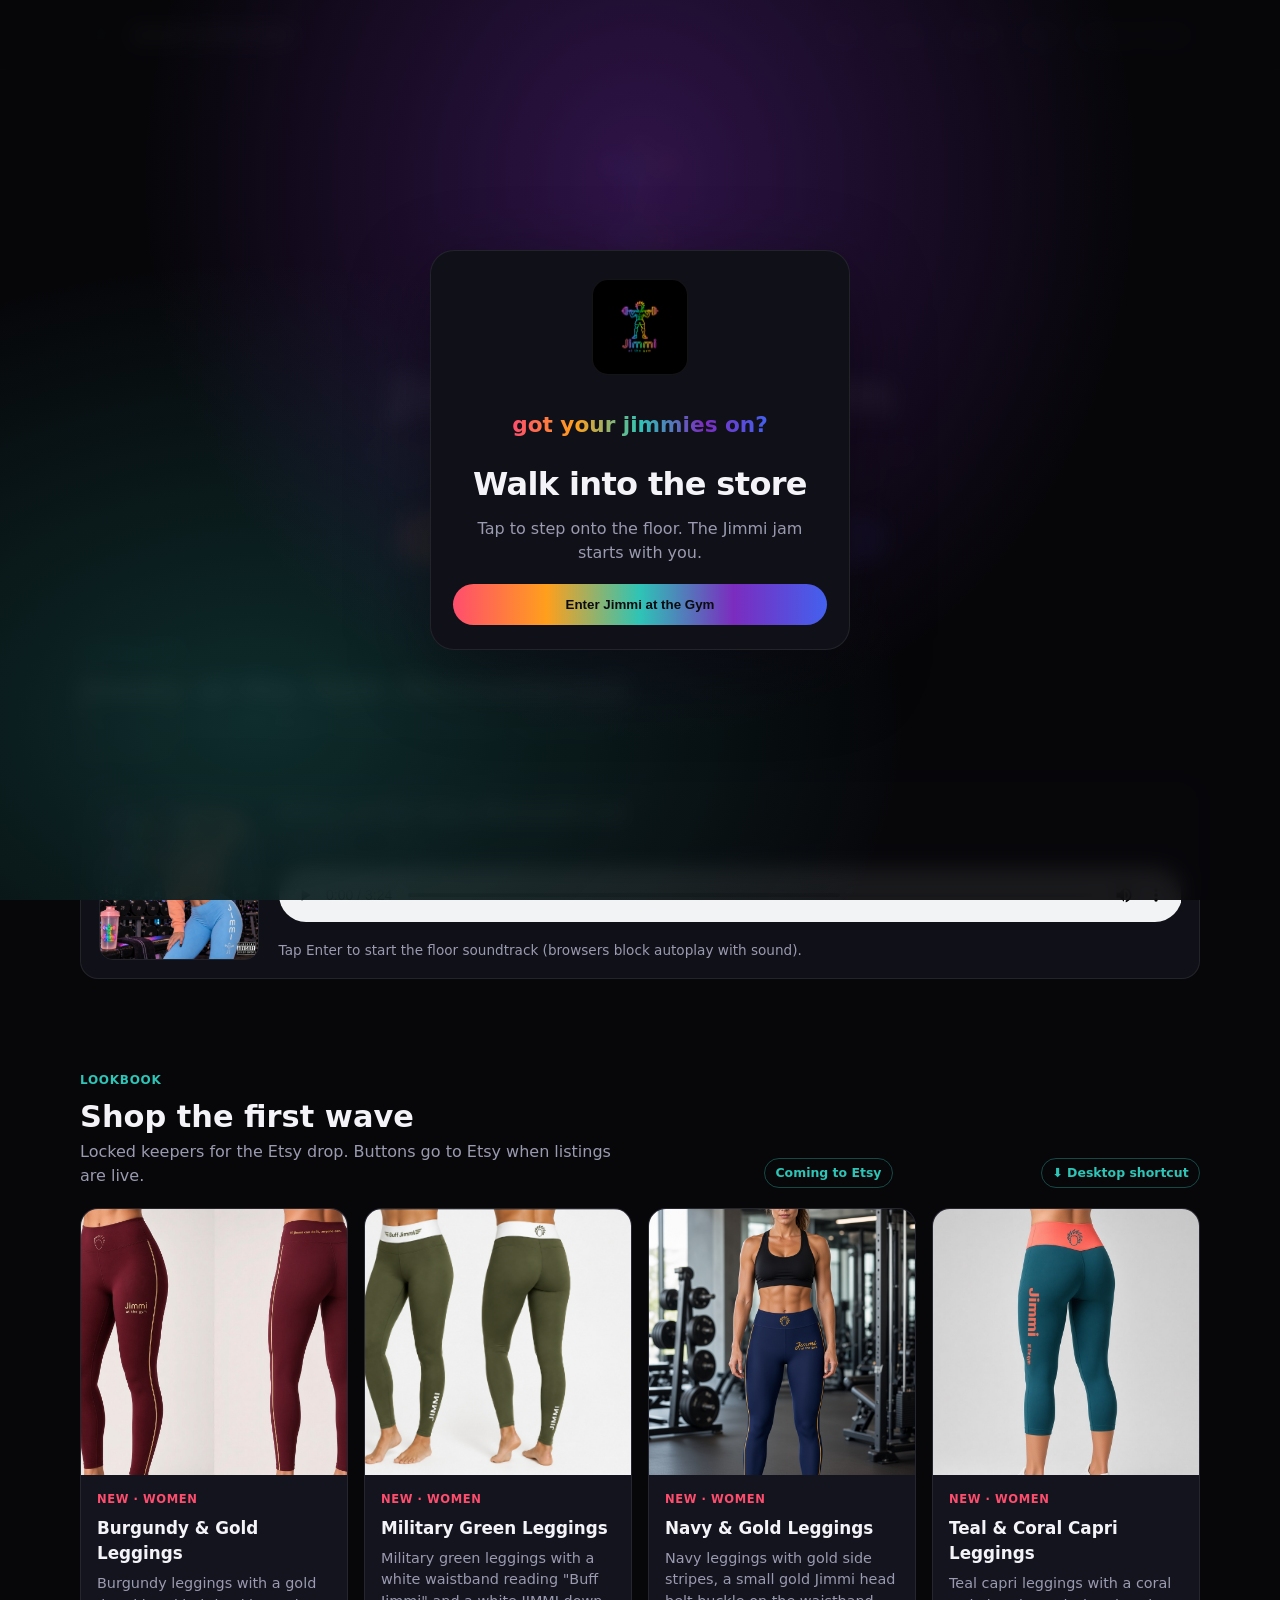
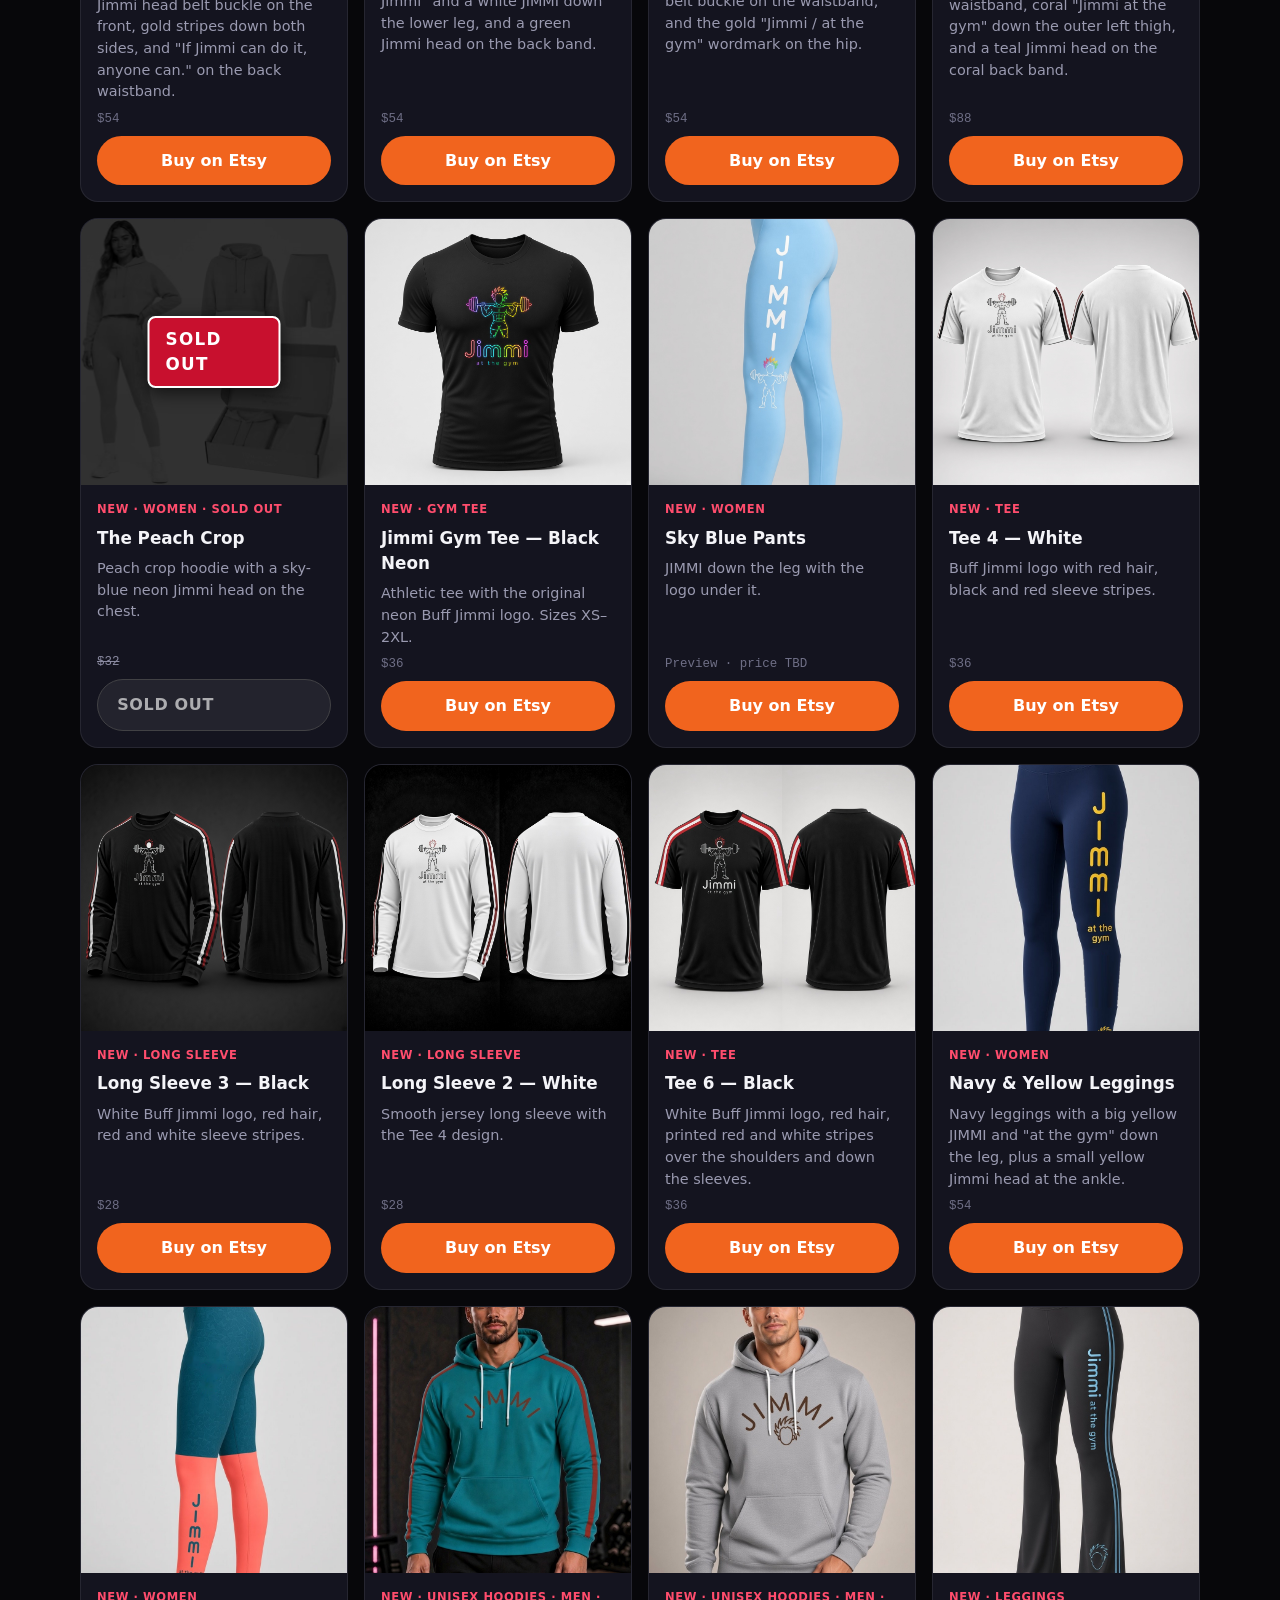
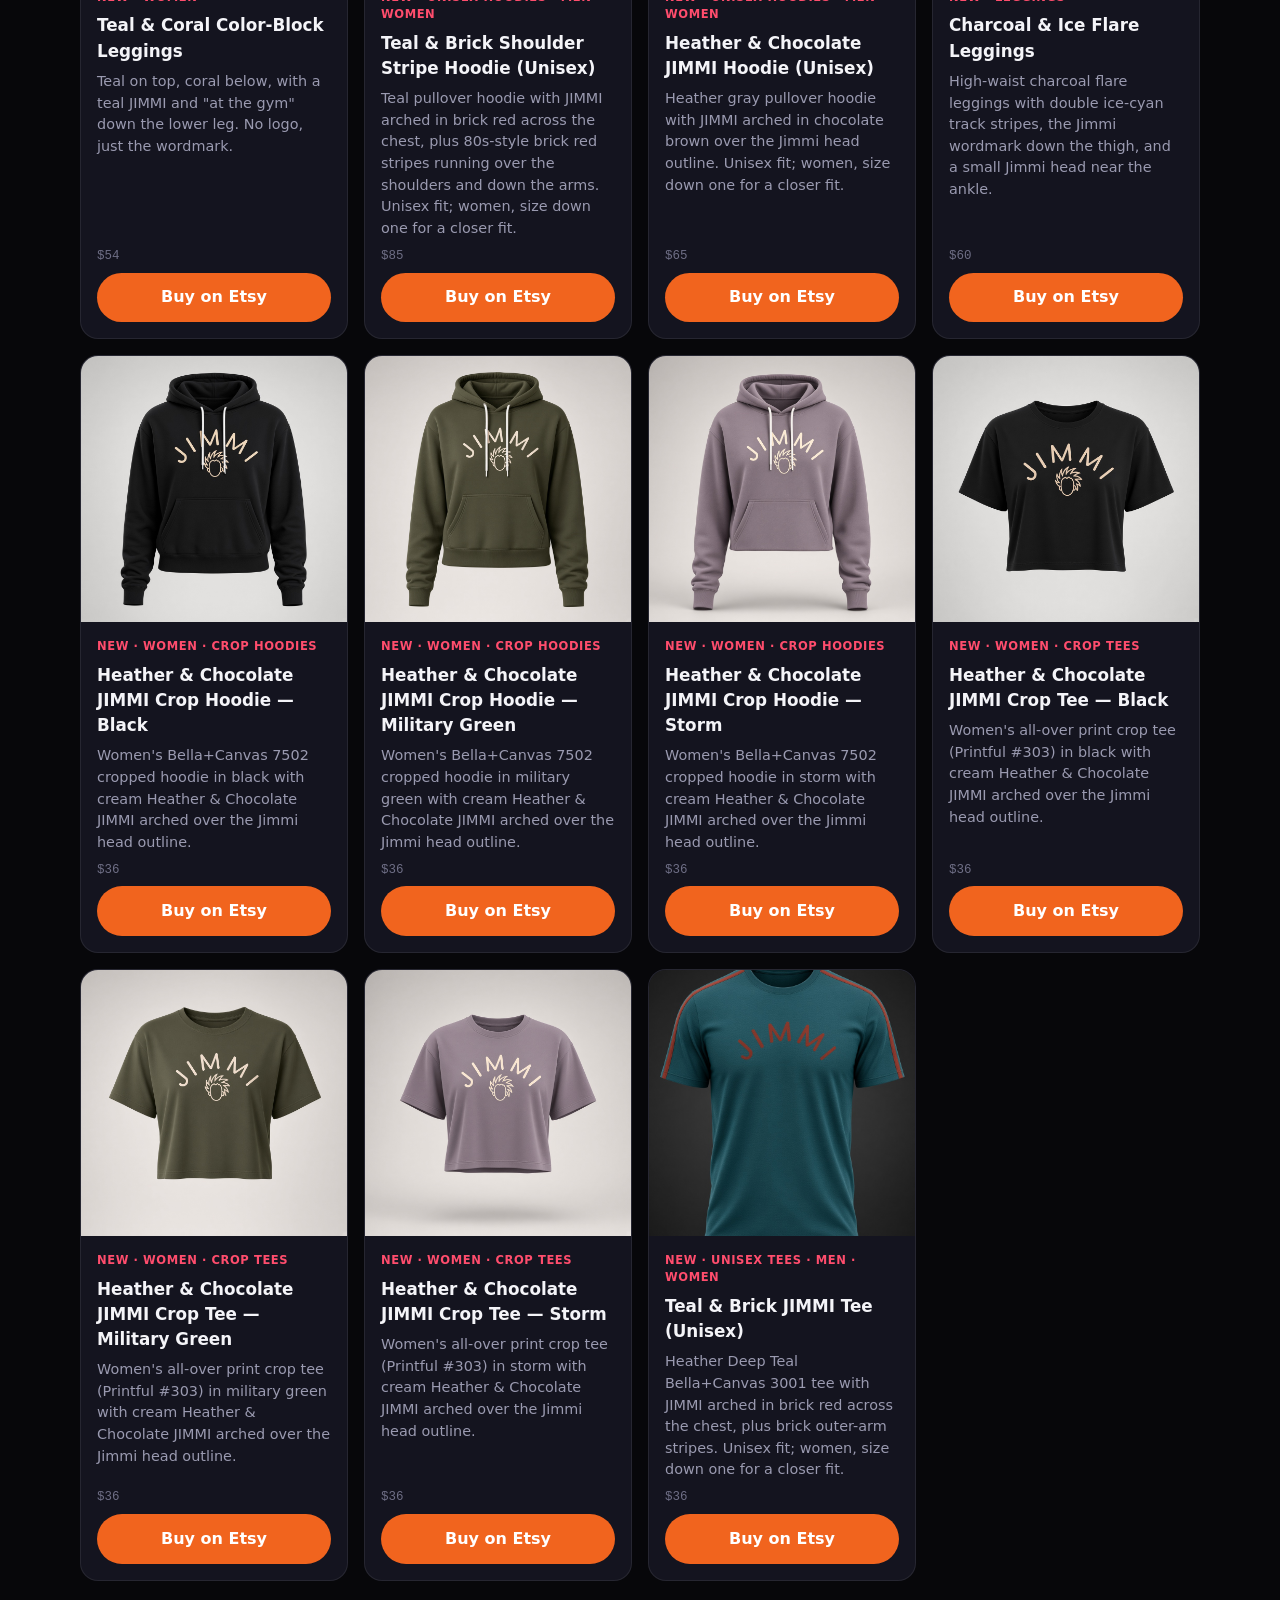
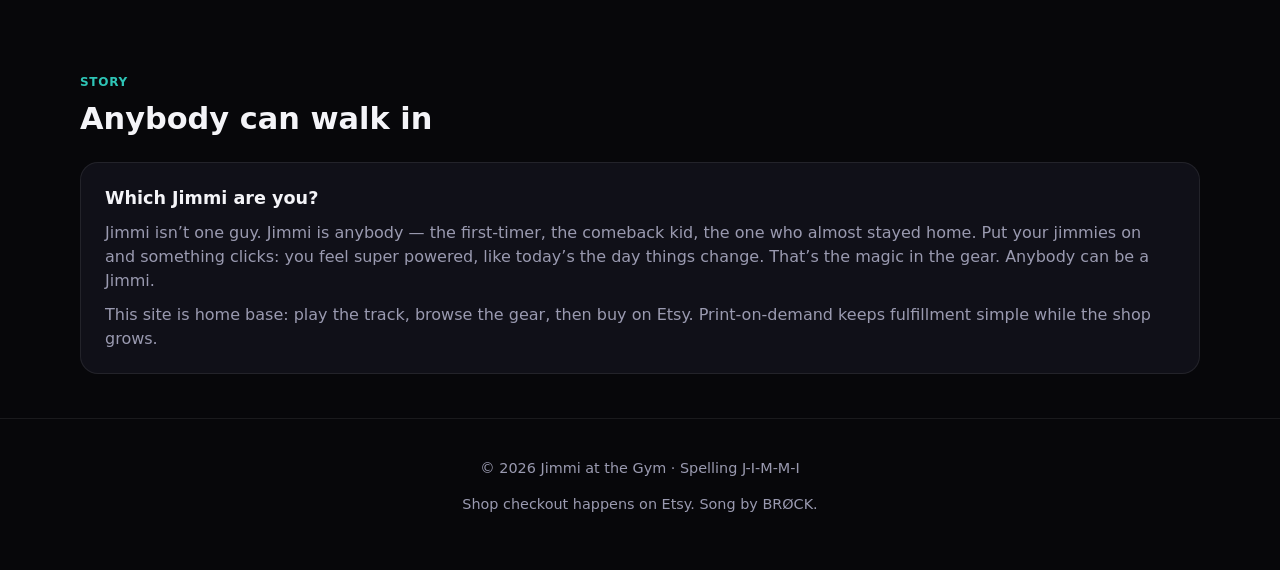
<file: index.html>
<!DOCTYPE html>
<html lang="en">
<head>
  <meta charset="UTF-8" />
  <meta name="viewport" content="width=device-width, initial-scale=1" />
  <title>Jimmi at the Gym — got your jimmies on?</title>
  <meta name="description" content="Jimmi at the Gym. Neon gym gear. Play the jam, shop the lookbook, buy on Etsy." />
  <link rel="stylesheet" href="styles.css?v=20261105f" />
<link rel="icon" href="jimmi-round.ico">
<link rel="manifest" href="manifest.webmanifest">
<meta name="theme-color" content="#07070a">
<link rel="apple-touch-icon" href="apple-touch-icon.png">
</head>
<body>

  <div id="enter-gate" class="enter-gate" hidden>
    <div class="enter-card">
      <img src="assets/logos/02-logo-buff.png" alt="" class="enter-logo" />
      <p class="slogan">got your jimmies on?</p>
      <h1>Walk into the store</h1>
      <p>Tap to step onto the floor. The Jimmi jam starts with you.</p>
      <button type="button" id="enter-btn" class="btn btn-primary">Enter Jimmi at the Gym</button>
    </div>
  </div>

  <header class="nav">
    <div class="wrap nav-inner">
      <a class="brand" href="#top">
        <img src="assets/logos/02-logo-buff.png" alt="Buff Jimmi logo" />
        <span>Jimmi at the Gym</span>
      </a>
      <nav class="nav-links" aria-label="Primary">
        <a href="#play">Play</a>
        <a href="#shop">Shop</a>
        <a href="#about">About</a>
        <a href="studio.html#concourse">Mall</a>
        <a href="studio.html#studio">Design Studio</a>
      </nav>
    </div>
  </header>

  <main id="top">
    <section class="hero wrap">
      <div class="hero-logos" style="justify-content:center;display:flex">
        <img src="assets/logos/02-logo-buff.png" alt="Buff Jimmi neon logo" />
      </div>
      <p class="slogan">got your jimmies on?</p>
      <h1>Jimmi at the Gym</h1>
      <p>Skinny Jimmi starts. Buff Jimmi finishes. Neon outline, spiky hair, no face — just the work. Gear you can actually wear to the gym.</p>
      <a class="btn btn-primary" href="#shop">Shop the floor</a>
      <a class="btn btn-primary" href="studio.html#concourse" style="margin-left:8px">Enter the Mall · Design Studio</a>
    </section>

    <section id="play" class="wrap">
      <div class="section-head">
        <div>
          <div class="badge">Official jam</div>
          <h2>Jimmy at the Gym (Remastered)</h2>
          <p>Made for the brand by BRØCK. The floor soundtrack — starts when you walk in.</p>
        </div>
      </div>
      <div class="player">
        <img src="assets/cover.jpg" alt="Album cover for Jimmy at the Gym Remastered" />
        <div>
          <h3>Jimmy at the Gym (Remastered)</h3>
          <p class="by">by BRØCK · ~3:25</p>
          <audio id="jimmi-audio" controls preload="auto" loop playsinline>
            <source src="audio/jimmy-at-the-gym.mp3" type="audio/mpeg" />
            Your browser does not support audio.
          </audio>
          <p class="player-note" id="audio-note">In-store soundtrack on loop at mid volume. Purchases still happen on Etsy.</p>
        </div>
      </div>
    </section>

    <section id="shop" class="wrap">
      <div class="section-head">
        <div>
          <div class="badge">Lookbook</div>
          <h2>Shop the first wave</h2>
          <p>Locked keepers for the Etsy drop. Buttons go to Etsy when listings are live.</p>
        </div>
        <span class="coming">Coming to Etsy</span>
        <a href="#" id="dl-shortcut" class="coming" style="margin-left:8px;cursor:pointer" title="Add Jimmi at the Gym to your desktop">⬇ Desktop shortcut</a>
      </div>
      <div class="grid" id="product-grid"></div>
    </section>

    <section id="about" class="wrap">
      <div class="section-head">
        <div>
          <div class="badge">Story</div>
          <h2>Anybody can walk in</h2>
        </div>
      </div>
      <div class="about">
        <p><strong>Which Jimmi are you?</strong></p>
        <p>Jimmi isn’t one guy. Jimmi is anybody — the first-timer, the comeback kid, the one who almost stayed home. Put your jimmies on and something clicks: you feel super powered, like today’s the day things change. That’s the magic in the gear. Anybody can be a Jimmi.</p>
        <p>This site is home base: play the track, browse the gear, then buy on Etsy. Print-on-demand keeps fulfillment simple while the shop grows.</p>
      </div>
    </section>
  </main>

  <footer>
    <div class="wrap">
      <p>© <span id="year"></span> Jimmi at the Gym · Spelling J-I-M-M-I</p>
      <p>Shop checkout happens on Etsy. Song by BRØCK.</p>
    </div>
  </footer>

  <script src="products.js?v=20261105f"></script>
  <script>
    document.getElementById("year").textContent = new Date().getFullYear();

    const grid = document.getElementById("product-grid");
    const products = window.JIMMI_PRODUCTS || [];
    grid.innerHTML = products.map((p) => `
      <article class="card${p.soldOut ? ' sold-out' : ''}">
        <div class="card-img"><img src="${p.image}?v=20261104k" alt="${p.name}" loading="lazy" />${p.soldOut ? '<div class="sold-overlay" aria-hidden="true"></div><span class="sold-badge">SOLD OUT</span>' : ''}</div>
        <div class="card-body">
          <div class="card-tag">${p.tag}</div>
          <h3>${p.name}</h3>
          <p>${p.blurb}</p>
          <div class="sku">${p.price != null ? (p.soldOut ? '<s>$' + p.price + '</s>' : '$' + p.price) : (p.sku || 'Preview · price TBD')}</div>
          ${p.soldOut
            ? '<span class="btn btn-etsy btn-soldout" aria-disabled="true">Sold out</span>'
            : `<a class="btn btn-etsy" href="${p.etsyUrl}" target="_blank" rel="noopener noreferrer">Buy on Etsy</a>`}
        </div>
      </article>
    `).join("");

    const STORE_VOLUME = 0.48; // mid-range mall vibe
    const audio = document.getElementById("jimmi-audio");
    const note = document.getElementById("audio-note");
    const gate = document.getElementById("enter-gate");
    const enterBtn = document.getElementById("enter-btn");

    audio.volume = STORE_VOLUME;
    audio.loop = true;

    audio.addEventListener("error", () => {
      note.textContent = "Audio file missing — drop MP3 at audio/jimmy-at-the-gym.mp3";
    });

    function hideGate() {
      if (!gate) return;
      gate.classList.add("is-gone");
      gate.setAttribute("aria-hidden", "true");
      setTimeout(() => { gate.hidden = true; }, 400);
    }

    function showGate() {
      if (!gate) return;
      gate.hidden = false;
      gate.classList.remove("is-gone");
      gate.setAttribute("aria-hidden", "false");
    }

    async function startStoreSoundtrack() {
      try {
        audio.volume = STORE_VOLUME;
        audio.muted = false;
        await audio.play();
        hideGate();
        note.textContent = "Soundtrack on — mid volume, looping. Purchases still happen on Etsy.";
        return true;
      } catch (err) {
        showGate();
        note.textContent = "Tap Enter to start the floor soundtrack (browsers block autoplay with sound).";
        return false;
      }
    }

    // Try immediate autoplay; most browsers need one tap — gate feels like walking into the store.
    startStoreSoundtrack();

    function enterStore(e) {
      if (e) e.preventDefault();
      startStoreSoundtrack();
    }

    if (enterBtn) enterBtn.addEventListener("click", enterStore);
    if (gate) {
      gate.addEventListener("click", (e) => {
        if (e.target === gate || e.target.closest("#enter-btn") || e.target.closest(".enter-card")) {
          enterStore(e);
        }
      });
    }

    // If user interacts anywhere while gate is up, start music (store entry).
    ["pointerdown", "keydown", "touchstart"].forEach((evt) => {
      document.addEventListener(evt, function once() {
        if (!audio.paused) return;
        startStoreSoundtrack();
      }, { once: true, capture: true });
    });
  </script>
<script>
document.getElementById("dl-shortcut").addEventListener("click",e=>{e.preventDefault();
const base=location.href.split("#")[0];const ico=new URL("jimmi-round.ico",base).href;
const txt="[InternetShortcut]\r\nURL="+base+"\r\nIconFile="+ico+"\r\nIconIndex=0\r\n";
const a=document.createElement("a");a.href=URL.createObjectURL(new Blob([txt],{type:"application/octet-stream"}));
a.download="Jimmi at the Gym.url";a.click();});
</script>
<script>if("serviceWorker" in navigator&&location.protocol.startsWith("http")){addEventListener("load",()=>{navigator.serviceWorker.register("sw.js",{updateViaCache:"none"}).then(r=>r.update()).catch(()=>{});navigator.serviceWorker.addEventListener("message",e=>{if(e.data&&e.data.type==="SW_UPDATED")location.reload();});navigator.serviceWorker.getRegistrations&&navigator.serviceWorker.getRegistrations().then(rs=>rs.forEach(r=>r.update()));});}</script><div class="lb" id="lb" role="dialog" aria-modal="true"><div class="lb-bar"><span id="lb-title"></span><span><button id="lb-zoom" type="button">Zoom +</button> <button id="lb-close" type="button" aria-label="Close">✕</button></span></div><div class="lb-view" id="lb-view"><img id="lb-img" alt=""></div><div class="lb-hint">Tap the photo to zoom · drag to look around · pinch works too</div></div>
<script>(function(){const lb=document.getElementById("lb"),v=document.getElementById("lb-view"),im=document.getElementById("lb-img"),t=document.getElementById("lb-title"),zb=document.getElementById("lb-zoom");
function z(on){v.classList.toggle("z",on);zb.textContent=on?"Zoom −":"Zoom +";if(on){v.scrollLeft=(v.scrollWidth-v.clientWidth)/2;v.scrollTop=(v.scrollHeight-v.clientHeight)/2;}}
function close(){lb.classList.remove("open");document.body.style.overflow="";z(false);}
document.addEventListener("click",e=>{const i=e.target.closest(".card-img img");if(!i)return;im.src=i.src;im.alt=i.alt;t.textContent=i.alt;z(false);lb.classList.add("open");document.body.style.overflow="hidden";});
im.addEventListener("click",e=>{e.stopPropagation();z(!v.classList.contains("z"));});zb.onclick=()=>z(!v.classList.contains("z"));
document.getElementById("lb-close").onclick=close;v.addEventListener("click",e=>{if(e.target===v)close();});document.addEventListener("keydown",e=>{if(e.key==="Escape")close();});})();</script>
</body>
</html>
</file>
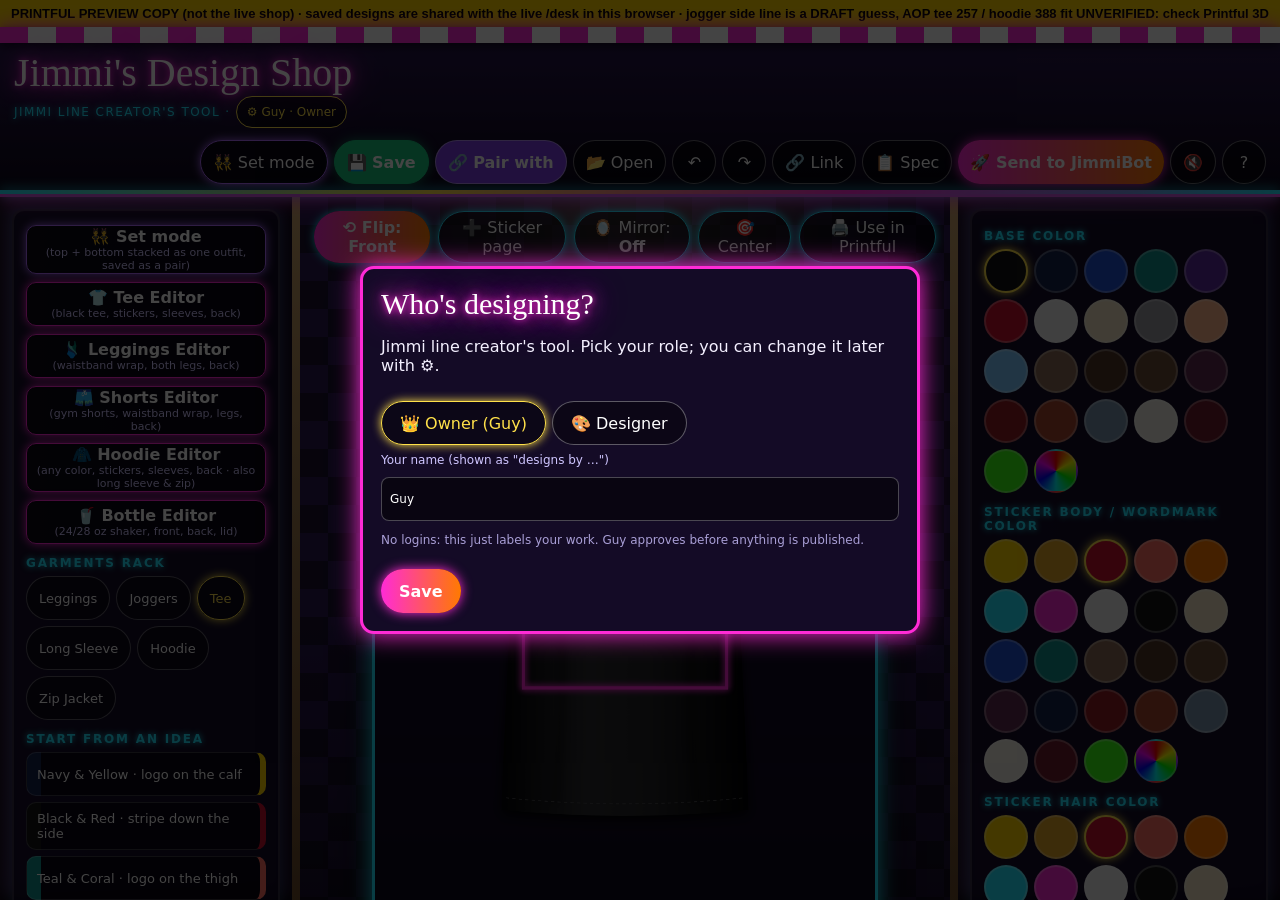
<file: desk-printful-preview/index.html>
<!DOCTYPE html>
<html lang="en"><head><meta charset="UTF-8"><meta name="viewport" content="width=device-width,initial-scale=1,viewport-fit=cover">
<title>Jimmi's Design Shop</title><meta name="theme-color" content="#0b0618">
<link rel="icon" href="icons/jimmi-round.ico"><link rel="apple-touch-icon" href="icons/icon-192.png">
<link rel="stylesheet" href="app.css?v=20261105a"></head>
<body>
<div style="background:#ffd400;color:#000;padding:6px 10px;font:600 13px sans-serif;text-align:center">PRINTFUL PREVIEW COPY (not the live shop) · saved designs are shared with the live /desk in this browser · jogger side line is a DRAFT guess, AOP tee 257 / hoodie 388 fit UNVERIFIED: check Printful 3D</div>
<header class="facade">
 <div class="awning"></div>
 <div class="signrow">
  <div class="brand"><h1 class="neon">Jimmi's Design Shop</h1><p class="sub">Jimmi line creator's tool · <button id="bProf" class="who" title="Who's designing? (settings)">⚙ <span id="whoName">…</span></button></p></div>
  <div class="tools">
   <button id="bSet" class="setb" title="Design a top + bottom as one outfit">👯<span> Set mode</span></button>
   <button id="bSave" class="save" title="Save design to My Designs (Ctrl+Shift+S)">💾<span> Save</span></button>
   <button id="bPair" title="Pair this design with a saved one (sold as a set)">🔗<span> Pair with</span></button>
   <button id="bOpen" title="Open design (Ctrl+O)">📂<span> Open</span></button>
   <button id="bUndo" title="Undo (Ctrl+Z)">↶</button><button id="bRedo" title="Redo (Ctrl+Y)">↷</button>
   <button id="bLink" title="Copy share link (Ctrl+Shift+C)">🔗<span> Link</span></button>
   <button id="bSpec" title="Copy the complete design spec + exact link for JimmiBot">📋<span> Spec</span></button><button id="bSend" class="hot" title="Send to JimmiBot (Ctrl+S)">🚀<span> Send to JimmiBot</span></button>
   <button id="bMusic" title="Music (M)">🔇</button><button id="bHelp" title="Shortcuts (?)">?</button>
  </div>
 </div>
 <div class="tubes"></div>
 <input type="file" id="file" accept=".json,application/json" hidden>
</header>
<audio id="bgm" src="audio/jimmy-soft.mp3" loop preload="none" playsinline></audio>
<main class="shop">
 <aside class="rack left">
  <section data-tab="garment"><button id="setBtn" class="wide teeBtn setb">👯 Set mode <small>(top + bottom stacked as one outfit, saved as a pair)</small></button><button id="teeBtn" class="wide teeBtn">👕 Tee Editor <small>(black tee, stickers, sleeves, back)</small></button><button id="legBtn" class="wide teeBtn">🩱 Leggings Editor <small>(waistband wrap, both legs, back)</small></button><button id="shortsBtn" class="wide teeBtn">🩳 Shorts Editor <small>(gym shorts, waistband wrap, legs, back)</small></button><button id="hoodBtn" class="wide teeBtn">🧥 Hoodie Editor <small>(any color, stickers, sleeves, back · also long sleeve &amp; zip)</small></button><button id="botBtn" class="wide teeBtn">🥤 Bottle Editor <small>(24/28 oz shaker, front, back, lid)</small></button><h4>Garments rack</h4><div class="row" id="g"></div>
   <div class="legacy"><h4>View</h4><div class="row" id="view"></div></div>
   <h4>Start from an idea</h4><div class="starters" id="starters"></div><button id="surprise" class="wide">🎲 Surprise me</button></section>
  <section data-tab="inbox" class="subs"><div class="store-sign"><span class="neon2" id="subsSign">Submissions</span></div>
   <div id="review"></div>
   </section>
  <section data-tab="inbox" id="yourDesigns"><h4>📂 Your designs</h4><div class="row"><button class="chip" id="rOpen">📂 Open file</button><button class="chip" id="rLink">🔗 Paste link</button></div><div id="saved" class="inbox"></div><p class="hint">Saved on this device. Tap one to reopen it in its editor.</p></section>
  <section data-tab="inbox"><h4>📥 JimmiBot Inbox</h4><div id="inbox" class="inbox"></div><p class="hint">Or drop a .jimmi.json anywhere on the window.</p></section>
 </aside>
 <section class="stage"><div id="tweakStage" class="tweakban stageban" hidden></div><div id="setBar" class="setbar"><b>👯 Set</b> <label>Top <select id="setTop"></select></label> <label>Bottom <select id="setBot"></select></label> <span class="seg" id="setTgt"><button data-t="top">Top</button><button data-t="bottom">Bottom</button><button data-t="both">Both</button></span> <button id="setExit" class="chip">✕ Exit set</button></div><canvas id="outfit" width="600" height="1100" title="Tap the top or bottom to edit it"></canvas><div class="spot"></div><div class="stagebar teeOnly"><button id="flip" class="hot">⟲ Flip: <b id="flipLab">Front</b></button><button id="stkBtn">➕ Sticker page</button><button id="mirBtn" title="Mirror stickers to the opposite sleeve / wrist / leg">🪞 Mirror: <b>Off</b></button><button id="ctrBtn" title="Center the selected sticker in this print zone">🎯 Center</button></div><canvas id="cv" width="1200" height="1600"></canvas>
  <p class="cap" id="cap"></p></section>
 <aside class="rack right">
  <section data-tab="colors"><h4>Base color</h4><div class="row" id="base"></div>
   <div class="legacy"><h4>Logo color</h4><div class="row" id="logoc"></div><h4>Hair color</h4><div class="row" id="hairc"></div>
   <h4>Side stripe</h4><div class="row" id="st"></div><label class="sl">Stripe width <input type="range" id="sw" min="2" max="14" step="1"></label></div>
   <div class="legsOnly"><h4>Side stripe</h4><div class="row" id="st2"></div><div class="row" id="stc" title="Number of parallel side stripes"></div><label class="sl">Stripe width <input type="range" id="sw2" min="2" max="14" step="1"></label></div>
   <div class="botOnly"><h4>Bottle presets</h4><div class="row" id="botPre"></div><h4>Lid color</h4><div class="row" id="lidc"></div><h4>Size</h4><div class="row" id="botSize"></div></div>
   <div class="teeOnly"><h4>Sticker body / wordmark color</h4><div class="row" id="sBody"></div><h4>Sticker hair color</h4><div class="row" id="sHair"></div></div></section>
  <section data-tab="place" class="teeOnly" id="teePanel"><div class="notBot"><h4>Style (keeps your stickers)</h4><div class="row" id="teeStyle"></div></div><h4>Print zone</h4><div class="row" id="zones"></div>
   <button id="stkBtn2" class="wide">➕ Add from Sticker page</button><button id="badgeBtn" class="wide">🏅 Badge: head + "Jimmi" arched above + "at the gym" below</button>
   <h4>Selected sticker: <span id="sName">none</span></h4>
   <label class="sl">Size <input type="range" id="sSize" min="0.1" max="3" step="0.01"></label>
   <label class="sl">Angle <span id="sAngV">0°</span> <input type="range" id="sAng" min="-180" max="180" step="1"></label>
   <div class="row" id="sActs"><button class="chip" data-a="dup">⧉ Duplicate</button><button class="chip" data-a="del">🗑 Delete</button><button class="chip" data-a="fwd">⬆ Forward</button><button class="chip" data-a="bwd">⬇ Back</button></div>
   <div class="strOnly" id="strPanel"><h4>➖ Stripe</h4><div class="row" id="stLines"></div>
   <label class="sl">Thickness <b id="stThV">1/4″</b> <input type="range" id="stTh" min="0" max="100" step="0.5"></label>
   <label class="sl">Length <b id="stLenV">0″</b> <input type="range" id="stLen" min="6" max="760" step="1"></label>
   <p class="hint">Drag the corner handle to stretch the length only · rotate to run it across, down a sleeve or down a leg.</p></div>
   <div class="txtOnly" id="txtPanel"><h4>✍️ Curved text</h4><div class="row" id="tWord"></div><div class="row" id="tFont"></div>
   <label class="sl">Curve <b id="tCurveV">0°</b> <input type="range" id="tCurve" min="-360" max="360" step="1"></label>
   <label class="sl">Letter spacing <b id="tSpV">0</b> <input type="range" id="tSp" min="-6" max="30" step="1"></label>
   <p class="hint">+ arches over the top · − curves underneath like a smile · brand words only.</p></div>
   <div class="rep" id="rep"><h4>🔁 Repeat / pattern</h4><div class="row" id="repMode"></div>
   <label class="sl">Count <b id="repNV">8</b> <input type="range" id="repN" min="2" max="24" step="1" value="8"></label>
   <label class="sl">Spacing <b id="repGV">10</b> <input type="range" id="repG" min="0" max="80" step="1" value="10"></label>
   <div class="row"><button class="chip hot" id="repGo">🔁 Repeat it</button><button class="chip" id="repUn">Ungroup</button><button class="chip" id="repDel">🗑 Delete group</button></div>
   <p class="hint" id="repHint">Pick a sticker, then repeat it. Copies tile evenly and stay linked as a group, so repeating again re-tiles them.</p></div>
   <p class="hint">Tap a zone (front, back, either sleeve, or the waistband/legs on leggings) to select it. ⧉ Duplicate keeps adding copies, so you can stack several stickers in one zone. Drag a sticker to move · ⤡ corner to resize · ⟳ handle to rotate (hold Shift to snap 45°) · pinch / twist with two fingers.</p>
   <h4>Design</h4><label class="fld">Name <input id="nm2" maxlength="60"></label><label class="sl chk"><span><input type="checkbox" id="creditTag"> Include "designs by" credit tag on the print PNG</span></label>
   <p class="spec" id="spec2"></p></section>
  <section data-tab="place" class="legacy"><h4>Selected: <span id="selName"></span></h4><div class="row" id="selRow"></div>
   <h4>Logo placement</h4><div class="row" id="lp"></div>
   <h4>Wordmark placement</h4><div class="row" id="wp"></div>
   <label class="sl">Logo size <input type="range" id="ls" min="0.2" max="2" step="0.01"></label>
   <label class="sl">Wordmark size <input type="range" id="ws" min="0.2" max="2" step="0.01"></label>
   <label class="sl">Wordmark angle <input type="range" id="wr" min="-180" max="180" step="1"></label>
   <p class="hint">Drag the logo or wordmark on the garment. Pinch or scroll-wheel to resize.</p>
   <h4>Design</h4><label class="fld">Name <input id="nm" maxlength="60"></label><label class="fld">Notes for JimmiBot <textarea id="nt" rows="3"></textarea></label>
   <p class="spec" id="spec"></p></section>
 </aside>
</main>
<nav class="tabbar" id="tabbar"><button data-t="garment" class="on">👕<span>Garment</span></button><button data-t="colors">🎨<span>Colors</span></button><button data-t="place">📍<span>Placement</span></button><button data-t="inbox">📥<span id="tabInbox">Inbox</span></button></nav>
<div class="modal lib" id="lib" hidden><div class="box"><div class="store-sign"><span class="neon2">Sticker Page</span></div><p class="hint">Only official Jimmi art: the Buff Jimmi logo and the "Jimmi / at the gym" wordmark. Tap one to stick it on <b id="libZone">the front</b>. Recolor it after.</p><div id="libGrid" class="libgrid"></div><button id="libClose">Close</button></div></div>
<div class="modal" id="modal" hidden><div class="box"><div id="mBody"></div><button id="mClose" class="hot">Got it</button></div></div>
<div class="drop" id="drop" hidden>Drop the .jimmi.json to load it</div>
<div class="toast" id="toast"></div>
<script src="assets.js?v=20261105a"></script><script src="assets2.js?v=20261105a"></script><script src="gyj.js?v=20261105a"></script><script src="fonts.js?v=20261105a"></script><script src="inbox/inbox.js?v=20261105a"></script><script src="render.js?v=20261105a"></script><script src="tee-render.js"></script><script src="app.js?v=20261105a"></script><script src="printful.js?v=20261107d"></script>
<script>/* preview copy: no service worker */</script>
</body></html>
</file>
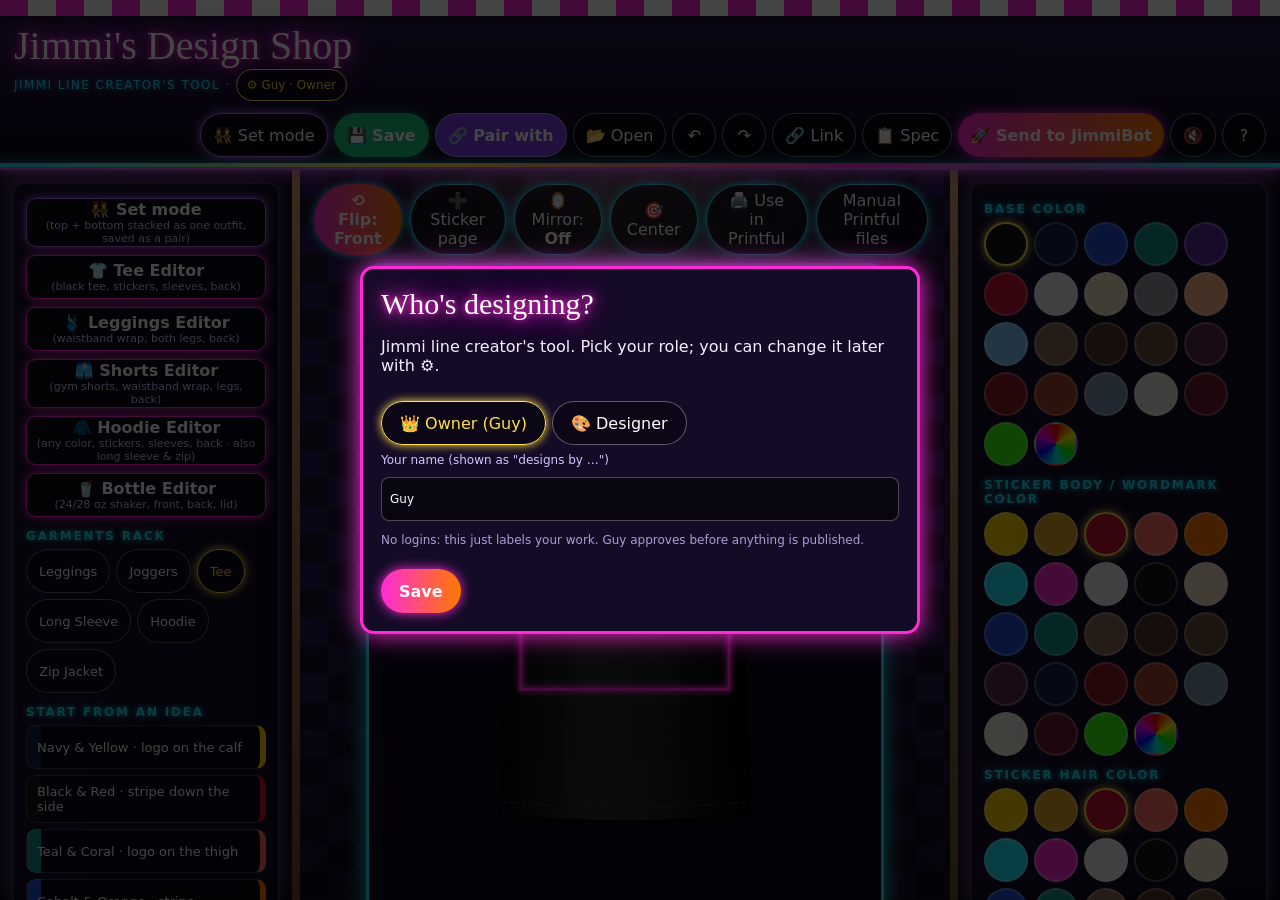
<file: desk/index.html>
<!DOCTYPE html>
<html lang="en"><head><meta charset="UTF-8"><meta name="viewport" content="width=device-width,initial-scale=1,viewport-fit=cover">
<title>Jimmi's Design Shop</title><meta name="theme-color" content="#0b0618">
<link rel="icon" href="icons/jimmi-round.ico"><script>if(location.protocol.startsWith("http"))document.write('<link rel="manifest" href="manifest.webmanifest">')</script><link rel="apple-touch-icon" href="icons/icon-192.png">
<link rel="stylesheet" href="app.css?v=20261105a"></head>
<body>
<header class="facade">
 <div class="awning"></div>
 <div class="signrow">
  <div class="brand"><h1 class="neon">Jimmi's Design Shop</h1><p class="sub">Jimmi line creator's tool · <button id="bProf" class="who" title="Who's designing? (settings)">⚙ <span id="whoName">…</span></button></p></div>
  <div class="tools">
   <button id="bSet" class="setb" title="Design a top + bottom as one outfit">👯<span> Set mode</span></button>
   <button id="bSave" class="save" title="Save design to My Designs (Ctrl+Shift+S)">💾<span> Save</span></button>
   <button id="bPair" title="Pair this design with a saved one (sold as a set)">🔗<span> Pair with</span></button>
   <button id="bOpen" title="Open design (Ctrl+O)">📂<span> Open</span></button>
   <button id="bUndo" title="Undo (Ctrl+Z)">↶</button><button id="bRedo" title="Redo (Ctrl+Y)">↷</button>
   <button id="bLink" title="Copy share link (Ctrl+Shift+C)">🔗<span> Link</span></button>
   <button id="bSpec" title="Copy the complete design spec + exact link for JimmiBot">📋<span> Spec</span></button><button id="bSend" class="hot" title="Send to JimmiBot (Ctrl+S)">🚀<span> Send to JimmiBot</span></button>
   <button id="bMusic" title="Music (M)">🔇</button><button id="bHelp" title="Shortcuts (?)">?</button>
  </div>
 </div>
 <div class="tubes"></div>
 <input type="file" id="file" accept=".json,application/json" hidden>
</header>
<audio id="bgm" src="audio/jimmy-soft.mp3" loop preload="none" playsinline></audio>
<main class="shop">
 <aside class="rack left">
  <section data-tab="garment"><button id="setBtn" class="wide teeBtn setb">👯 Set mode <small>(top + bottom stacked as one outfit, saved as a pair)</small></button><button id="teeBtn" class="wide teeBtn">👕 Tee Editor <small>(black tee, stickers, sleeves, back)</small></button><button id="legBtn" class="wide teeBtn">🩱 Leggings Editor <small>(waistband wrap, both legs, back)</small></button><button id="shortsBtn" class="wide teeBtn">🩳 Shorts Editor <small>(gym shorts, waistband wrap, legs, back)</small></button><button id="hoodBtn" class="wide teeBtn">🧥 Hoodie Editor <small>(any color, stickers, sleeves, back · also long sleeve &amp; zip)</small></button><button id="botBtn" class="wide teeBtn">🥤 Bottle Editor <small>(24/28 oz shaker, front, back, lid)</small></button><h4>Garments rack</h4><div class="row" id="g"></div>
   <div class="legacy"><h4>View</h4><div class="row" id="view"></div></div>
   <h4>Start from an idea</h4><div class="starters" id="starters"></div><button id="surprise" class="wide">🎲 Surprise me</button></section>
  <section data-tab="inbox" class="subs"><div class="store-sign"><span class="neon2" id="subsSign">Submissions</span></div>
   <div id="review"></div>
   </section>
  <section data-tab="inbox" id="yourDesigns"><h4>📂 Your designs</h4><div class="row"><button class="chip" id="rOpen">📂 Open file</button><button class="chip" id="rLink">🔗 Paste link</button></div><div id="saved" class="inbox"></div><p class="hint">Saved on this device. Tap one to reopen it in its editor.</p></section>
  <section data-tab="inbox"><h4>📥 JimmiBot Inbox</h4><div id="inbox" class="inbox"></div><p class="hint">Or drop a .jimmi.json anywhere on the window.</p></section>
 </aside>
 <section class="stage"><div id="tweakStage" class="tweakban stageban" hidden></div><div id="setBar" class="setbar"><b>👯 Set</b> <label>Top <select id="setTop"></select></label> <label>Bottom <select id="setBot"></select></label> <span class="seg" id="setTgt"><button data-t="top">Top</button><button data-t="bottom">Bottom</button><button data-t="both">Both</button></span> <button id="setExit" class="chip">✕ Exit set</button></div><canvas id="outfit" width="600" height="1100" title="Tap the top or bottom to edit it"></canvas><div class="spot"></div><div class="stagebar teeOnly"><button id="flip" class="hot">⟲ Flip: <b id="flipLab">Front</b></button><button id="stkBtn">➕ Sticker page</button><button id="mirBtn" title="Mirror stickers to the opposite sleeve / wrist / leg">🪞 Mirror: <b>Off</b></button><button id="ctrBtn" title="Center the selected sticker in this print zone">🎯 Center</button></div><canvas id="cv" width="1200" height="1600"></canvas>
  <p class="cap" id="cap"></p></section>
 <aside class="rack right">
  <section data-tab="colors"><h4>Base color</h4><div class="row" id="base"></div>
   <div class="legacy"><h4>Logo color</h4><div class="row" id="logoc"></div><h4>Hair color</h4><div class="row" id="hairc"></div>
   <h4>Side stripe</h4><div class="row" id="st"></div><label class="sl">Stripe width <input type="range" id="sw" min="2" max="14" step="1"></label></div>
   <div class="legsOnly"><h4>Side stripe</h4><div class="row" id="st2"></div><div class="row" id="stc" title="Number of parallel side stripes"></div><label class="sl">Stripe width <input type="range" id="sw2" min="2" max="14" step="1"></label></div>
   <div class="botOnly"><h4>Bottle presets</h4><div class="row" id="botPre"></div><h4>Lid color</h4><div class="row" id="lidc"></div><h4>Size</h4><div class="row" id="botSize"></div></div>
   <div class="teeOnly"><h4>Sticker body / wordmark color</h4><div class="row" id="sBody"></div><h4>Sticker hair color</h4><div class="row" id="sHair"></div></div></section>
  <section data-tab="place" class="teeOnly" id="teePanel"><div class="notBot"><h4>Style (keeps your stickers)</h4><div class="row" id="teeStyle"></div></div><h4>Print zone</h4><div class="row" id="zones"></div>
   <button id="stkBtn2" class="wide">➕ Add from Sticker page</button><button id="badgeBtn" class="wide">🏅 Badge: head + "Jimmi" arched above + "at the gym" below</button>
   <h4>Selected sticker: <span id="sName">none</span></h4>
   <label class="sl">Size <input type="range" id="sSize" min="0.1" max="3" step="0.01"></label>
   <label class="sl">Angle <span id="sAngV">0°</span> <input type="range" id="sAng" min="-180" max="180" step="1"></label>
   <div class="row" id="sActs"><button class="chip" data-a="dup">⧉ Duplicate</button><button class="chip" data-a="del">🗑 Delete</button><button class="chip" data-a="fwd">⬆ Forward</button><button class="chip" data-a="bwd">⬇ Back</button></div>
   <div class="strOnly" id="strPanel"><h4>➖ Stripe</h4><div class="row" id="stLines"></div>
   <label class="sl">Thickness <b id="stThV">1/4″</b> <input type="range" id="stTh" min="0" max="100" step="0.5"></label>
   <label class="sl">Length <b id="stLenV">0″</b> <input type="range" id="stLen" min="6" max="760" step="1"></label>
   <p class="hint">Drag the corner handle to stretch the length only · rotate to run it across, down a sleeve or down a leg.</p></div>
   <div class="txtOnly" id="txtPanel"><h4>✍️ Curved text</h4><div class="row" id="tWord"></div><div class="row" id="tFont"></div>
   <label class="sl">Curve <b id="tCurveV">0°</b> <input type="range" id="tCurve" min="-360" max="360" step="1"></label>
   <label class="sl">Letter spacing <b id="tSpV">0</b> <input type="range" id="tSp" min="-6" max="30" step="1"></label>
   <p class="hint">+ arches over the top · − curves underneath like a smile · brand words only.</p></div>
   <div class="rep" id="rep"><h4>🔁 Repeat / pattern</h4><div class="row" id="repMode"></div>
   <label class="sl">Count <b id="repNV">8</b> <input type="range" id="repN" min="2" max="24" step="1" value="8"></label>
   <label class="sl">Spacing <b id="repGV">10</b> <input type="range" id="repG" min="0" max="80" step="1" value="10"></label>
   <div class="row"><button class="chip hot" id="repGo">🔁 Repeat it</button><button class="chip" id="repUn">Ungroup</button><button class="chip" id="repDel">🗑 Delete group</button></div>
   <p class="hint" id="repHint">Pick a sticker, then repeat it. Copies tile evenly and stay linked as a group, so repeating again re-tiles them.</p></div>
   <p class="hint">Tap a zone (front, back, either sleeve, or the waistband/legs on leggings) to select it. ⧉ Duplicate keeps adding copies, so you can stack several stickers in one zone. Drag a sticker to move · ⤡ corner to resize · ⟳ handle to rotate (hold Shift to snap 45°) · pinch / twist with two fingers.</p>
   <h4>Design</h4><label class="fld">Name <input id="nm2" maxlength="60"></label><label class="sl chk"><span><input type="checkbox" id="creditTag"> Include "designs by" credit tag on the print PNG</span></label>
   <p class="spec" id="spec2"></p></section>
  <section data-tab="place" class="legacy"><h4>Selected: <span id="selName"></span></h4><div class="row" id="selRow"></div>
   <h4>Logo placement</h4><div class="row" id="lp"></div>
   <h4>Wordmark placement</h4><div class="row" id="wp"></div>
   <label class="sl">Logo size <input type="range" id="ls" min="0.2" max="2" step="0.01"></label>
   <label class="sl">Wordmark size <input type="range" id="ws" min="0.2" max="2" step="0.01"></label>
   <label class="sl">Wordmark angle <input type="range" id="wr" min="-180" max="180" step="1"></label>
   <p class="hint">Drag the logo or wordmark on the garment. Pinch or scroll-wheel to resize.</p>
   <h4>Design</h4><label class="fld">Name <input id="nm" maxlength="60"></label><label class="fld">Notes for JimmiBot <textarea id="nt" rows="3"></textarea></label>
   <p class="spec" id="spec"></p></section>
 </aside>
</main>
<nav class="tabbar" id="tabbar"><button data-t="garment" class="on">👕<span>Garment</span></button><button data-t="colors">🎨<span>Colors</span></button><button data-t="place">📍<span>Placement</span></button><button data-t="inbox">📥<span id="tabInbox">Inbox</span></button></nav>
<div class="modal lib" id="lib" hidden><div class="box"><div class="store-sign"><span class="neon2">Sticker Page</span></div><p class="hint">Only official Jimmi art: the Buff Jimmi logo and the "Jimmi / at the gym" wordmark. Tap one to stick it on <b id="libZone">the front</b>. Recolor it after.</p><div id="libGrid" class="libgrid"></div><button id="libClose">Close</button></div></div>
<div class="modal" id="modal" hidden><div class="box"><div id="mBody"></div><button id="mClose" class="hot">Got it</button></div></div>
<div class="drop" id="drop" hidden>Drop the .jimmi.json to load it</div>
<div class="toast" id="toast"></div>
<script src="assets.js?v=20261105a"></script><script src="assets2.js?v=20261105a"></script><script src="gyj.js?v=20261105a"></script><script src="fonts.js?v=20261105a"></script><script src="inbox/inbox.js?v=20261105a"></script><script src="render.js?v=20261105a"></script><script src="tee-render.js"></script><script src="app.js?v=20261105a"></script><script src="printful.js?v=20261109c"></script>
<script>if("serviceWorker" in navigator&&location.protocol.startsWith("http"))addEventListener("load",()=>navigator.serviceWorker.register("sw.js",{scope:"./"}));</script>
</body></html>
</file>
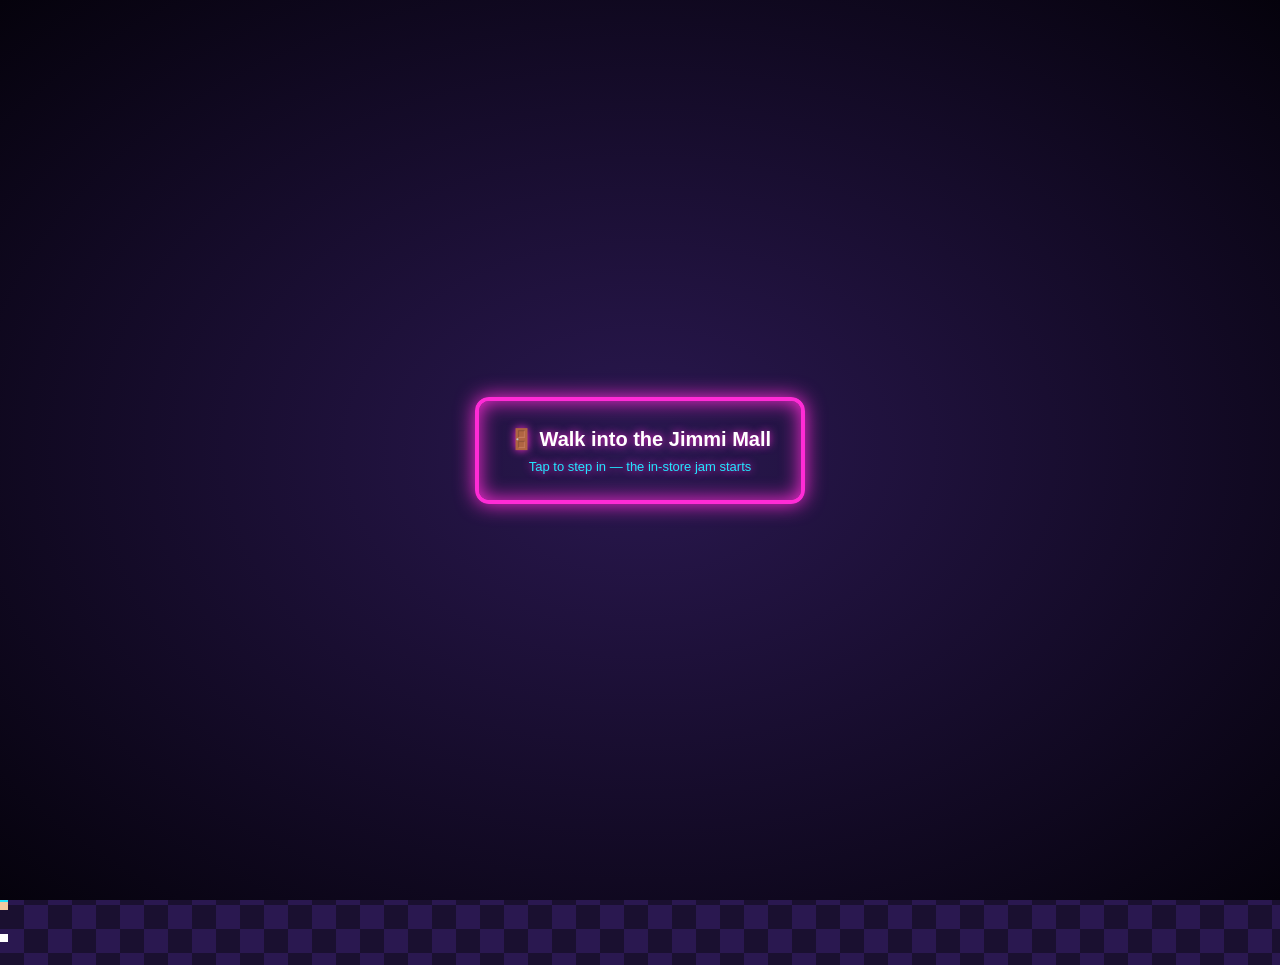
<file: studio.html>
<!DOCTYPE html>
<html lang="en"><head><meta charset="UTF-8"><meta name="viewport" content="width=device-width,initial-scale=1">
<title>Jimmi Mall — Design Studio</title><meta name="theme-color" content="#0b0618">
<link rel="icon" href="jimmi-round.ico"><link rel="manifest" href="manifest.webmanifest"><link rel="apple-touch-icon" href="apple-touch-icon.png">
<link rel="stylesheet" href="studio.css?v=20261105f"></head>
<body class="mall">
<div class="door" id="door"><button id="doorBtn" type="button">🚪 Walk into the Jimmi Mall<small>Tap to step in — the in-store jam starts</small></button></div>
<header class="mtop"><a class="home" href="index.html">◀ Jimmi</a>
<nav><a href="#concourse" data-v="concourse">Concourse</a><a href="#mens" data-v="mens">Men's</a><a href="#womens" data-v="womens">Women's</a><a href="#studio" data-v="studio">Studio</a></nav>
<button id="mute" type="button" aria-label="Mute music">🔊</button></header>
<audio id="bgm" src="audio/jimmy-soft.mp3" loop preload="none" playsinline></audio>
<div id="walker" aria-hidden="true"></div>
<main class="floor">
<section class="view" id="v-concourse">
 <h1 class="sign">Jimmi Mall</h1><p class="sub">Level 1 · Est. 1986 · pick a store</p>
 <div class="fronts">
  <a class="front" href="#mens" style="--c:#22e6ff"><div class="awn"></div><h3>MEN'S SHOP</h3><div class="win" data-win="mens"></div><p>Tees, long sleeves, hoodies & tracksuits</p></a>
  <a class="front" href="#womens" style="--c:#ff2bd6"><div class="awn"></div><h3>WOMEN'S SHOP</h3><div class="win" data-win="womens"></div><p>Leggings, crops, zips & sets</p></a>
  <a class="front" href="#studio" style="--c:#ffe14a"><div class="awn"></div><h3>DESIGN STUDIO</h3><div class="win"><img src="assets/studio/logo-body.png" alt="" style="filter:drop-shadow(0 0 6px #ffe14a)"></div><p>Make your own Jimmi piece</p></a>
 </div>
</section>
<section class="view terrazzo" id="v-mens"><h1 class="sign" style="text-shadow:0 0 8px #22e6ff,0 0 24px #22e6ff">Men's Shop</h1><p class="sub">Preview · buy on Etsy when live</p><div class="grid2" data-grid="mens"></div></section>
<section class="view terrazzo" id="v-womens"><h1 class="sign">Women's Shop</h1><p class="sub">Preview · buy on Etsy when live</p><div class="grid2" data-grid="womens"></div></section>
<section class="view" id="v-studio">
 <h1 class="sign" style="text-shadow:0 0 8px #ffe14a,0 0 24px #ffe14a">Design Studio</h1><p class="sub">Build your own Jimmi · preview only</p>
 <div class="studio">
  <div class="stage"><canvas id="cv" width="600" height="800"></canvas><p class="cap" id="cap"></p></div>
  <div class="panel">
   <h4>Start from an idea</h4><div class="starters" id="starters"></div>
   <h4>1 · Garment</h4><div class="row" id="g"></div>
   <h4>2 · Base color</h4><div class="row" id="base"></div>
   <h4>3 · Logo color</h4><div class="row" id="logoc"></div>
   <h4>Hair color</h4><div class="row" id="hairc"></div>
   <h4>Logo placement</h4><div class="row" id="lp"></div>
   <h4>Wordmark placement</h4><div class="row" id="wp"></div>
   <h4>Side stripe</h4><div class="row" id="st"></div>
   <div class="cta"><button class="btn2 b-sur" id="surprise" type="button">🎲 Surprise me</button><a class="btn2 b-req" id="req" href="#">✉ Request this design</a></div>
   <p class="spec" id="spec"></p>
  </div>
 </div>
</section>
</main>
<script src="products.js?v=20261105f"></script><script src="studio.js?v=20261105f"></script>
<script>if("serviceWorker" in navigator&&location.protocol.startsWith("http")){addEventListener("load",()=>{navigator.serviceWorker.register("sw.js",{updateViaCache:"none"}).then(r=>r.update()).catch(()=>{});navigator.serviceWorker.addEventListener("message",e=>{if(e.data&&e.data.type==="SW_UPDATED")location.reload();});navigator.serviceWorker.getRegistrations&&navigator.serviceWorker.getRegistrations().then(rs=>rs.forEach(r=>r.update()));});}</script>
</body></html>
</file>
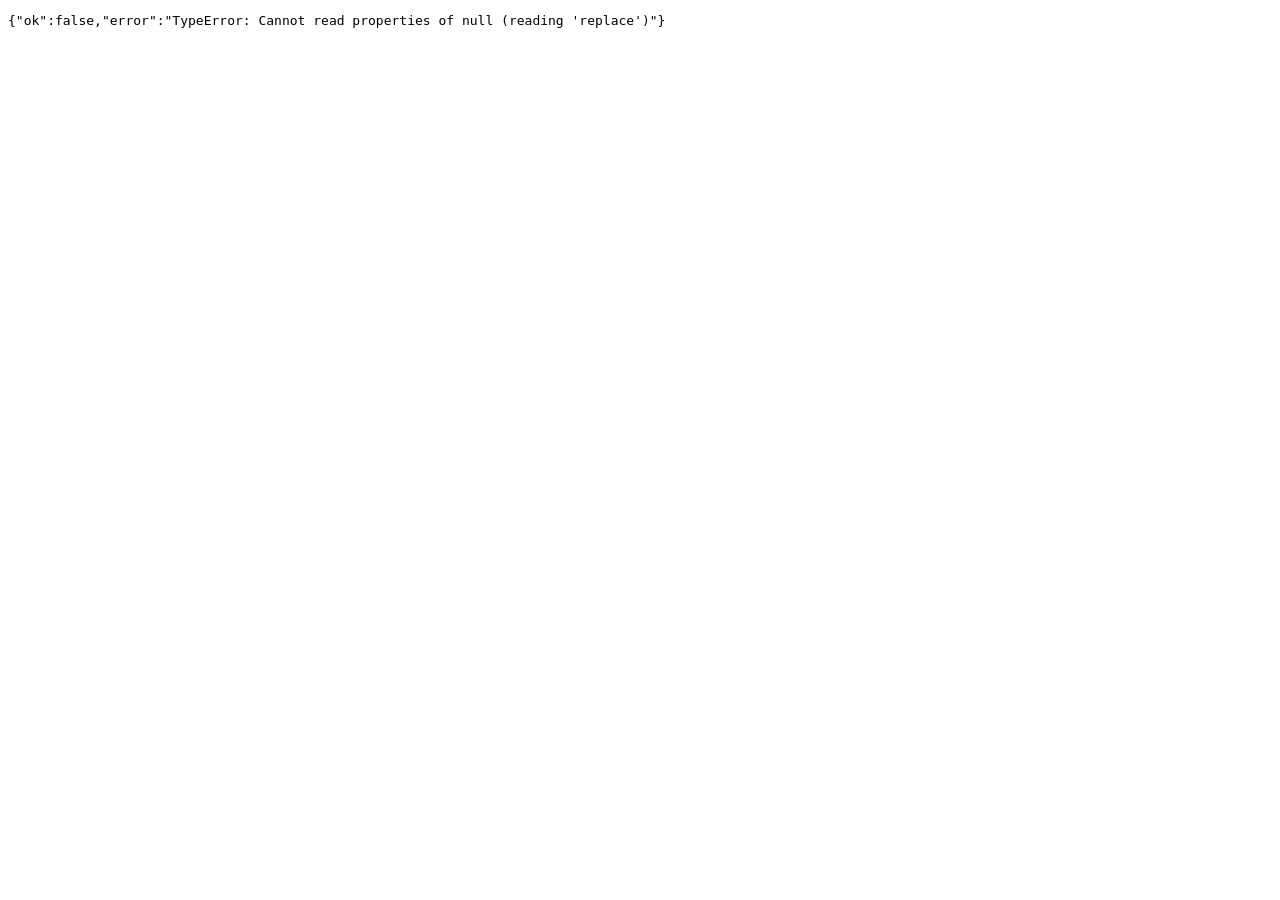
<file: desk-printful-preview/tools/render.html>
<!DOCTYPE html><html><body><pre id="out">pending</pre>
<script src="../assets.js"></script><script src="../assets2.js"></script><script src="../fonts.js"></script><script src="../render.js"></script><script src="../tee-render.js"></script>
<script>
const R=JimmiRender,p=new URLSearchParams(location.hash.slice(1)),px=+(p.get('px')||2000);
function dec(s){return decodeURIComponent(escape(atob(s.replace(/-/g,'+').replace(/_/g,'/'))));}
R.ready(()=>{try{let d=JSON.parse(dec(p.get('d')));const e=R.validate(d);if(e.length)throw new Error(e.join('; '));d=R.upgrade(d);
 const files={};for(const x of R.exportsOf(d,{px}))files[x.suffix]=x.canvas.toDataURL('image/png');
 document.getElementById('out').textContent=JSON.stringify({ok:true,files});
}catch(err){document.getElementById('out').textContent=JSON.stringify({ok:false,error:String(err)});}});
</script></body></html>
</file>
<file: styles.css>
:root {
  --bg: #07070a;
  --bg-elev: #101018;
  --card: #14141f;
  --text: #f4f4f8;
  --muted: #9a9ab0;
  --line: rgba(255,255,255,0.08);
  --neon: linear-gradient(90deg, #ff4d6d, #ff9f1c, #2ec4b6, #7b2cbf, #4361ee);
  --accent: #2ec4b6;
  --pink: #ff4d6d;
  --radius: 18px;
  --font: "Segoe UI", system-ui, -apple-system, sans-serif;
}

* { box-sizing: border-box; }
html { scroll-behavior: smooth; }
body {
  margin: 0;
  font-family: var(--font);
  background: var(--bg);
  color: var(--text);
  line-height: 1.5;
  min-height: 100vh;
}

a { color: inherit; text-decoration: none; }
img { max-width: 100%; display: block; }

.wrap {
  width: min(1120px, calc(100% - 2rem));
  margin-inline: auto;
}

/* Nav */
.nav {
  position: sticky;
  top: 0;
  z-index: 20;
  backdrop-filter: blur(14px);
  background: rgba(7,7,10,0.82);
  border-bottom: 1px solid var(--line);
}
.nav-inner {
  display: flex;
  align-items: center;
  justify-content: space-between;
  gap: 1rem;
  padding: 0.85rem 0;
}
.brand {
  display: flex;
  align-items: center;
  gap: 0.7rem;
  font-weight: 800;
  letter-spacing: 0.02em;
}
.brand img {
  width: 42px;
  height: 42px;
  object-fit: contain;
  border-radius: 10px;
  background: #000;
}
.nav-links {
  display: flex;
  gap: 0.35rem;
  flex-wrap: wrap;
  justify-content: flex-end;
}
.nav-links a {
  padding: 0.45rem 0.75rem;
  border-radius: 999px;
  color: var(--muted);
  font-size: 0.92rem;
}
.nav-links a:hover { color: var(--text); background: rgba(255,255,255,0.05); }

/* Hero */
.hero {
  padding: 3.5rem 0 2rem;
  text-align: center;
}
.hero-logos {
  display: flex;
  justify-content: center;
  gap: 1rem;
  flex-wrap: wrap;
  margin-bottom: 1.5rem;
}
.hero-logos img {
  width: min(220px, 42vw);
  background: #000;
  border-radius: 16px;
  border: 1px solid var(--line);
}
.hero h1 {
  margin: 0 0 0.4rem;
  font-size: clamp(2rem, 6vw, 3.4rem);
  letter-spacing: -0.03em;
}
.slogan {
  display: inline-block;
  font-size: clamp(1.05rem, 3vw, 1.35rem);
  font-weight: 700;
  background: var(--neon);
  -webkit-background-clip: text;
  background-clip: text;
  color: transparent;
  margin-bottom: 1rem;
}
.hero p {
  max-width: 36rem;
  margin: 0 auto 1.5rem;
  color: var(--muted);
}
.btn {
  display: inline-flex;
  align-items: center;
  justify-content: center;
  gap: 0.4rem;
  padding: 0.8rem 1.2rem;
  border-radius: 999px;
  border: 0;
  font-weight: 700;
  cursor: pointer;
  transition: transform 0.15s ease, opacity 0.15s ease;
}
.btn:hover { transform: translateY(-1px); }
.btn-primary {
  background: var(--neon);
  color: #0b0b10;
}
.btn-ghost {
  background: transparent;
  border: 1px solid var(--line);
  color: var(--text);
}
.btn-etsy {
  width: 100%;
  background: #f1641e;
  color: #fff;
}
.btn-etsy:hover { opacity: 0.92; }

/* Sections */
section { padding: 2.75rem 0; }
.section-head {
  display: flex;
  align-items: end;
  justify-content: space-between;
  gap: 1rem;
  margin-bottom: 1.25rem;
  flex-wrap: wrap;
}
.section-head h2 {
  margin: 0;
  font-size: clamp(1.4rem, 3vw, 1.9rem);
}
.section-head p { margin: 0; color: var(--muted); max-width: 34rem; }
.badge {
  display: inline-block;
  font-size: 0.75rem;
  font-weight: 700;
  letter-spacing: 0.06em;
  text-transform: uppercase;
  color: var(--accent);
  margin-bottom: 0.35rem;
}

/* Player */
.player {
  display: grid;
  grid-template-columns: 160px 1fr;
  gap: 1.25rem;
  align-items: center;
  background: var(--bg-elev);
  border: 1px solid var(--line);
  border-radius: var(--radius);
  padding: 1.1rem;
}
@media (max-width: 640px) {
  .player { grid-template-columns: 1fr; text-align: center; }
  .player img { margin-inline: auto; }
}
.player img {
  width: 160px;
  height: 160px;
  object-fit: cover;
  border-radius: 14px;
  border: 1px solid var(--line);
}
.player h3 { margin: 0 0 0.2rem; font-size: 1.2rem; }
.player .by { color: var(--muted); margin: 0 0 0.9rem; font-size: 0.95rem; }
.player audio { width: 100%; }
.player-note {
  margin: 0.65rem 0 0;
  font-size: 0.85rem;
  color: var(--muted);
}

/* Shop grid */
.grid {
  display: grid;
  grid-template-columns: repeat(auto-fill, minmax(240px, 1fr));
  gap: 1rem;
}
.card {
  background: var(--card);
  border: 1px solid var(--line);
  border-radius: var(--radius);
  overflow: hidden;
  display: flex;
  flex-direction: column;
}
.card-img {
  aspect-ratio: 1;
  background: #0c0c12;
  overflow: hidden;
}
.card-img img {
  width: 100%;
  height: 100%;
  object-fit: cover;
}
.card-body {
  padding: 1rem;
  display: flex;
  flex-direction: column;
  gap: 0.45rem;
  flex: 1;
}
.card-tag {
  font-size: 0.72rem;
  font-weight: 700;
  letter-spacing: 0.05em;
  text-transform: uppercase;
  color: var(--pink);
}
.card h3 {
  margin: 0;
  font-size: 1.05rem;
}
.card p {
  margin: 0;
  color: var(--muted);
  font-size: 0.9rem;
  flex: 1;
}
.sku {
  font-size: 0.78rem;
  color: #6f6f86;
  font-family: ui-monospace, SFMono-Regular, Menlo, monospace;
}

/* About */
.about {
  background: var(--bg-elev);
  border: 1px solid var(--line);
  border-radius: var(--radius);
  padding: 1.4rem 1.5rem;
}
.about p { color: var(--muted); margin: 0.6rem 0 0; }
.about p:first-child { margin-top: 0; color: var(--text); font-size: 1.1rem; }

/* Footer */
footer {
  border-top: 1px solid var(--line);
  padding: 1.5rem 0 2.5rem;
  color: var(--muted);
  font-size: 0.9rem;
  text-align: center;
}

.coming {
  display: inline-flex;
  align-items: center;
  gap: 0.4rem;
  padding: 0.3rem 0.65rem;
  border-radius: 999px;
  border: 1px solid rgba(46,196,182,0.35);
  color: var(--accent);
  font-size: 0.78rem;
  font-weight: 700;
}


/* Enter-the-store gate (autoplay unlock) */
.enter-gate {
  position: fixed;
  inset: 0;
  z-index: 100;
  display: grid;
  place-items: center;
  padding: 1.5rem;
  background:
    radial-gradient(ellipse at 50% 20%, rgba(123,44,191,0.35), transparent 55%),
    radial-gradient(ellipse at 20% 80%, rgba(46,196,182,0.2), transparent 45%),
    rgba(7,7,10,0.92);
  backdrop-filter: blur(10px);
  transition: opacity 0.35s ease, visibility 0.35s ease;
}
.enter-gate[hidden] { display: none; }
.enter-gate.is-gone {
  opacity: 0;
  visibility: hidden;
  pointer-events: none;
}
.enter-card {
  width: min(420px, 100%);
  text-align: center;
  background: var(--bg-elev);
  border: 1px solid var(--line);
  border-radius: 24px;
  padding: 1.75rem 1.4rem 1.5rem;
  box-shadow: 0 24px 80px rgba(0,0,0,0.45);
}
.enter-logo {
  width: 96px;
  height: 96px;
  margin: 0 auto 0.75rem;
  object-fit: contain;
  background: #000;
  border-radius: 16px;
  border: 1px solid var(--line);
}
.enter-card h1 {
  margin: 0.2rem 0 0.55rem;
  font-size: clamp(1.5rem, 5vw, 2rem);
  letter-spacing: -0.02em;
}
.enter-card > p:not(.slogan) {
  color: var(--muted);
  margin: 0 0 1.2rem;
}
.enter-card .btn { width: 100%; }

/* Lightbox */
.card-img img{cursor:zoom-in}
.lb{position:fixed;inset:0;z-index:9999;background:rgba(5,5,10,.94);display:none;flex-direction:column}
.lb.open{display:flex}
.lb-bar{display:flex;justify-content:space-between;align-items:center;padding:10px 14px;color:#fff;font-size:14px;gap:8px}
.lb-bar button{background:#222;color:#fff;border:1px solid #444;border-radius:999px;padding:8px 14px;font-size:15px;cursor:pointer}
.lb-view{flex:1;overflow:auto;-webkit-overflow-scrolling:touch;touch-action:pan-x pan-y pinch-zoom;display:flex}
.lb-view img{margin:auto;max-width:100%;max-height:100%;object-fit:contain;cursor:zoom-in}
.lb-view.z img{max-width:none;max-height:none;width:250%;cursor:zoom-out}
@media (min-width:900px){.lb-view.z img{width:160%}}
.lb-hint{text-align:center;color:#aaa;font-size:12px;padding:6px}

/* Sold out — obvious on phone/PWA */
.card.sold-out { opacity: 1; }
.card.sold-out .card-img { position: relative; }
.card-img { position: relative; }
.card.sold-out .card-img img {
  filter: grayscale(1) brightness(0.45);
}
.sold-overlay {
  position: absolute;
  inset: 0;
  z-index: 1;
  background: rgba(0, 0, 0, 0.55);
  pointer-events: none;
}
.sold-badge {
  position: absolute;
  top: 50%;
  left: 50%;
  transform: translate(-50%, -50%);
  z-index: 3;
  background: #c8102e;
  color: #fff;
  font-size: 1.05rem;
  font-weight: 800;
  letter-spacing: 0.08em;
  text-transform: uppercase;
  padding: 0.55rem 1rem;
  border-radius: 8px;
  box-shadow: 0 4px 18px #000a;
  border: 2px solid #fff;
}
.btn-soldout,
.btn.btn-soldout {
  display: inline-block;
  opacity: 0.7;
  pointer-events: none;
  cursor: not-allowed;
  background: #2a2a34 !important;
  color: #eee !important;
  border: 1px solid #555 !important;
  text-decoration: none;
  font-weight: 700;
  letter-spacing: 0.04em;
  text-transform: uppercase;
}
.card.sold-out .sku s { color: #8a8aa0; }
.card.sold-out .card-tag::after {
  content: " · SOLD OUT";
  color: #ff4d6d;
  font-weight: 700;
}
</file>
<file: desk-printful-preview/app.css>
:root{--neon:#ff2bd6;--cyan:#22e6ff;--yel:#ffe14a;--bg:#0b0618}
[hidden]{display:none!important}
*{box-sizing:border-box}html,body{margin:0;height:100%}
body{background:var(--bg);color:#f4f0ff;font-family:system-ui,-apple-system,Segoe UI,Roboto,sans-serif;display:flex;flex-direction:column;overflow:hidden}
button{font:inherit;color:#fff;cursor:pointer}
.facade{flex:none;background:linear-gradient(#2a1850,#0b0618);border-bottom:3px solid var(--neon);box-shadow:0 0 18px var(--neon);position:relative;z-index:5}
.awning{height:16px;background:repeating-linear-gradient(90deg,var(--neon) 0 28px,#fff 28px 56px);box-shadow:0 4px 10px #0008}
.signrow{display:flex;align-items:center;gap:12px;padding:6px 14px;flex-wrap:wrap}
.neon{font-family:"Brush Script MT","Segoe Script",cursive;font-weight:400;font-size:40px;margin:0;color:#fff;text-shadow:0 0 6px var(--neon),0 0 18px var(--neon),0 0 36px var(--neon);animation:flick 6s infinite}
@keyframes flick{0%,92%,96%,100%{opacity:1}94%{opacity:.6}}
.tools{margin-left:auto;display:flex;gap:6px;flex-wrap:wrap}
.tools button{min-height:44px;min-width:44px;padding:6px 12px;border:1px solid #fff6;border-radius:99px;background:#0008}
.tools button:hover{border-color:var(--cyan);box-shadow:0 0 8px var(--cyan)}
.hot{background:linear-gradient(90deg,var(--neon),#ff7a00)!important;border:0!important;font-weight:800;box-shadow:0 0 12px var(--neon)}
.tubes{height:4px;background:linear-gradient(90deg,var(--cyan),var(--yel),var(--neon),var(--cyan));box-shadow:0 0 12px var(--cyan)}
.shop{flex:1;display:grid;grid-template-columns:300px 1fr 330px;min-height:0;background:radial-gradient(ellipse at 50% -10%,#ffd9a033,#0000 55%),#140b26}
.rack{overflow:auto;padding:12px;background:linear-gradient(90deg,#3a2350,#24143a);border:0 solid #6b4a2a;box-shadow:inset 0 0 20px #000}
.rack.left{border-right-width:8px;border-image:linear-gradient(#c9a26b,#6b4a2a) 1}.rack.right{border-left-width:8px;border-image:linear-gradient(#c9a26b,#6b4a2a) 1}
.rack section{background:#0d0820cc;border:2px solid #ffffff22;border-radius:12px;padding:6px 12px 12px;margin-bottom:12px;box-shadow:0 6px 0 #6b4a2a,0 0 12px #22e6ff22}
h4{margin:12px 0 6px;font-size:12px;letter-spacing:.15em;text-transform:uppercase;color:var(--cyan);text-shadow:0 0 6px var(--cyan)}
.row{display:flex;flex-wrap:wrap;gap:6px}
.chip{min-height:44px;padding:8px 12px;border:1px solid #fff5;border-radius:99px;background:#0006;font-size:13px}
.chip.on,.sw.on{border-color:var(--yel);box-shadow:0 0 10px var(--yel);color:var(--yel)}
.sw{width:44px;height:44px;border-radius:50%;border:2px solid #fff4}
.sw.custom{background:conic-gradient(red,yellow,lime,cyan,blue,magenta,red);position:relative;overflow:hidden}.sw.custom input{opacity:0;position:absolute;inset:0;width:100%;height:100%;cursor:pointer}
.starters{display:flex;flex-direction:column;gap:6px}
.starter{min-height:44px;text-align:left;padding:8px 10px;border-radius:10px;border:1px solid #fff3;background:linear-gradient(90deg,var(--a) 0 14px,#0008 14px);border-right:6px solid var(--b);font-size:13px}
.wide{width:100%;min-height:44px;margin-top:8px;border-radius:10px;border:1px solid var(--yel);background:#0008}
.inbox{display:flex;flex-direction:column;gap:6px}
.inbox button{min-height:52px;text-align:left;border-radius:10px;border:1px solid #fff3;background:#0008;padding:8px 10px;display:flex;gap:10px;align-items:center}
.inbox i{width:28px;height:28px;border-radius:6px;background:var(--a);border:4px solid var(--b);flex:none}
.inbox small{display:block;color:#cfc6ff;font-size:11px}
.stage{position:relative;display:flex;flex-direction:column;align-items:center;justify-content:center;min-height:0;padding:14px;
 background:linear-gradient(#0000 60%,#0007),repeating-conic-gradient(#1a1030 0 25%,#2a1850 0 50%) 0 0/56px 56px}
.spot{position:absolute;inset:0;background:radial-gradient(ellipse at 50% 0,#ffe3b04d,#0000 60%);pointer-events:none}
#cv{height:100%;max-height:calc(100vh - 150px);aspect-ratio:3/4;width:auto;max-width:100%;border-radius:14px;border:3px solid var(--cyan);box-shadow:0 0 22px var(--cyan),0 20px 40px #000;touch-action:none;position:relative}
.cap{font-size:12px;color:#cfc6ff;margin:8px 0 0;text-align:center;position:relative}
.sl,.fld{display:flex;flex-direction:column;font-size:12px;color:#cfc6ff;margin-top:8px;gap:4px}
input[type=range]{width:100%;height:32px;accent-color:var(--neon)}
.fld input,.fld textarea{background:#0008;color:#fff;border:1px solid #fff4;border-radius:8px;padding:8px;font:inherit;min-height:40px}
.hint,.spec{font-size:12px;color:#a99fd6}.spec{white-space:pre-wrap;font-family:ui-monospace,monospace;font-size:11px}
.tabbar{display:none}
.modal{position:fixed;inset:0;background:#000b;display:flex;align-items:center;justify-content:center;z-index:30}
.modal .box{max-width:560px;margin:16px;background:#140b26;border:3px solid var(--neon);box-shadow:0 0 24px var(--neon);border-radius:14px;padding:18px}
.modal .box button{min-height:44px;padding:8px 18px;border-radius:99px;margin-top:10px}
.modal code{background:#0008;padding:2px 6px;border-radius:4px;color:var(--yel)}
.drop{position:fixed;inset:12px;border:4px dashed var(--yel);border-radius:18px;background:#0b0618cc;display:flex;align-items:center;justify-content:center;font-size:28px;z-index:40;pointer-events:none}
.toast{position:fixed;left:50%;bottom:90px;transform:translateX(-50%);background:#000c;border:1px solid var(--cyan);padding:10px 16px;border-radius:99px;opacity:0;transition:opacity .3s;z-index:50;pointer-events:none}
.toast.on{opacity:1}
/* tablet / unfolded Fold (≈880) and folded (≈375): touch layout */
@media (max-width:1000px){
 .neon{font-size:30px}.signrow{padding:4px 10px;gap:6px}.tools{margin-left:0;width:100%;justify-content:space-between}
 .tools button{padding:6px 10px;font-size:13px}
 .shop{display:flex;flex-direction:column;overflow:hidden}
 .stage{flex:none;height:48vh;padding:8px;order:-1}#cv{max-height:100%}
 .rack{flex:1;border:0!important;padding:8px}
 .rack.left,.rack.right{display:contents}
 .shop>.rack section{display:none;overflow:auto;margin:8px;flex:1}
 body[data-tab=garment] [data-tab=garment],body[data-tab=colors] [data-tab=colors],body[data-tab=place] [data-tab=place],body[data-tab=inbox] [data-tab=inbox]{display:block}
 .tabbar{display:flex;flex:none;background:#0b0618;border-top:3px solid var(--neon);box-shadow:0 0 14px var(--neon);padding-bottom:env(safe-area-inset-bottom)}
 .tabbar button{flex:1;min-height:58px;background:none;border:0;display:flex;flex-direction:column;align-items:center;justify-content:center;font-size:20px;gap:2px}
 .tabbar span{font-size:11px}.tabbar .on{color:var(--yel);text-shadow:0 0 8px var(--yel)}
}
@media (max-width:1000px) and (min-width:700px){.stage{height:auto;flex:1}.shop{flex-direction:row}.shop>.rack section{flex:none;width:380px;margin:8px}#cv{max-height:calc(100vh - 220px)}}
@media (max-width:460px){.tools{flex-wrap:nowrap;gap:4px}.tools button{padding:4px;flex:1}.tools .hot span{display:none}.tools .hot::after{content:" Send";font-size:13px}.tools button:not(.hot) span{display:none}.tools .hot{flex:3}.neon{font-size:26px;width:100%;text-align:center}.cap{display:none}}
/* ---- Tee Editor + review (v2) ---- */
.brand{display:flex;flex-direction:column}.sub{margin:0;font-size:12px;letter-spacing:.12em;color:var(--cyan);text-shadow:0 0 6px var(--cyan);text-transform:uppercase}
.who{min-height:32px;background:#0008;border:1px solid var(--yel);border-radius:99px;padding:2px 10px;color:var(--yel);font-size:12px;letter-spacing:0;text-transform:none}
body:not(.tee) .teeOnly{display:none!important}body.tee .legacy{display:none!important}
.teeBtn{border-color:var(--neon)!important;box-shadow:0 0 10px var(--neon);font-weight:800}.teeBtn small{display:block;font-weight:400;font-size:11px;color:#cfc6ff}
.stagebar{position:relative;display:flex;gap:8px;margin-bottom:8px;z-index:2}.stagebar button{min-height:44px;padding:6px 16px;border-radius:99px;border:1px solid var(--cyan);background:#0009;box-shadow:0 0 8px var(--cyan)}
#cv.flipping{transition:transform .22s ease-in}
.store-sign{background:#0b0618;border:3px solid var(--neon);border-radius:10px;padding:6px;margin:8px 0;text-align:center;box-shadow:0 0 14px var(--neon),inset 0 0 10px var(--neon)}
.neon2{font-family:"Brush Script MT","Segoe Script",cursive;font-size:28px;color:#fff;text-shadow:0 0 6px var(--cyan),0 0 16px var(--cyan),0 0 30px var(--cyan);animation:flick 7s infinite}
.libgrid{display:grid;grid-template-columns:repeat(auto-fill,minmax(92px,1fr));gap:8px;max-height:60vh;overflow:auto;padding:4px}
.libgrid h5{grid-column:1/-1;margin:8px 0 0;color:var(--yel);font-size:12px;letter-spacing:.1em;text-transform:uppercase}
.libgrid button{min-height:92px;border-radius:10px;border:2px solid #fff3;background:repeating-conic-gradient(#1a1030 0 25%,#2a1850 0 50%) 0 0/20px 20px;padding:4px}
.libgrid button:hover,.libgrid button:focus{border-color:var(--neon);box-shadow:0 0 10px var(--neon)}.libgrid canvas{width:100%;height:auto;display:block}
.lib .box{max-width:760px;width:calc(100% - 24px)}
.rv{border:2px solid var(--yel);border-radius:10px;padding:8px;background:#0008;font-size:13px}.rv b.credit{color:var(--yel);font-style:italic}
.pill{display:inline-block;padding:2px 10px;border-radius:99px;font-size:11px;font-weight:800;text-transform:uppercase;letter-spacing:.08em;background:#555}
.pill.submitted{background:#ff7a00}.pill.approved{background:#1a9e4a}.pill.rejected{background:#c8102e}.pill.draft{background:#5b2a9e}
.rv textarea{width:100%;background:#0008;color:#fff;border:1px solid #fff4;border-radius:8px;padding:6px;font:inherit;margin-top:6px}
.rv .acts{display:flex;gap:6px;margin-top:6px}.rv .acts button{flex:1;min-height:44px;border-radius:99px;border:0;font-weight:800}.ok{background:#1a9e4a}.no{background:#c8102e}
.rv ol{margin:6px 0 0;padding-left:18px;font-size:11px;color:#cfc6ff}
.chk input{width:20px;height:20px;vertical-align:middle}
.prof .chip{font-size:16px}.prof input{width:100%;min-height:44px;background:#0008;color:#fff;border:1px solid #fff4;border-radius:8px;padding:8px;font:inherit;margin-top:6px}
@media (max-width:460px){.sub{font-size:10px;text-align:center}.brand{width:100%}.stagebar{margin-bottom:4px}.stagebar button{padding:4px 10px;font-size:13px}}
@media (max-width:1000px){.stage{flex-direction:column}#cv{max-height:calc(100% - 52px)}}
body.tee #cv{max-height:calc(100vh - 210px)}@media (max-width:1000px){body.tee #cv{max-height:calc(100% - 52px)}}
@media (max-width:1000px){.shop>.rack section.subs{flex:4 1 auto}}
@media (pointer:coarse),(max-width:1000px){.who{min-height:44px}}
.rep{margin-top:10px;padding:8px 10px;border:1px dashed #ff2bd666;border-radius:12px}
.chip.hot{background:#ff2bd6;color:#fff}
h5 .new{font-style:normal;background:#ffe14a;color:#0b0618;border-radius:6px;padding:0 5px;font-size:10px;margin-left:4px}
body:not(.bottle) .botOnly{display:none!important}
body:not(.legs) .legsOnly{display:none!important}
body.bottle .notBot{display:none!important}
body:not(.txtSel) .txtOnly{display:none!important}
.badgeLib{font-size:15px;color:#fff}
body:not(.strSel) .strOnly{display:none!important}

#bSave.save{background:#19c37d;color:#fff;font-weight:800;border-color:#19c37d;box-shadow:0 0 12px #19c37d88}
#bSave.done{background:#0a8f57}
#saved .del{margin-left:auto;padding:4px 8px}
#bPair{background:#7b3fe4;color:#fff;font-weight:700}
.pairb{display:inline-block;background:#7b3fe4;color:#fff;border-radius:99px;padding:1px 8px;font-size:12px;margin-top:2px}
.pick button{display:block;width:100%;margin:6px 0;text-align:left}
#saved>button{flex-wrap:wrap}#saved>button>span:first-of-type{flex:1 1 60%}#saved .pairb{white-space:nowrap}#saved .del{margin-left:4px;flex:0 0 auto}

/* Set mode */
#setBar,#outfit{display:none}
body.setmode #setBar{display:flex;flex-basis:100%;flex-wrap:wrap;gap:8px;align-items:center;justify-content:center;margin-bottom:6px;z-index:2;color:#fff}
#setBar select{min-height:38px;border-radius:10px;background:#120a26;color:#fff;border:1px solid var(--cyan);padding:4px 8px;font-size:15px}
#setBar .seg{display:inline-flex;border:2px solid #b06cff;border-radius:99px;overflow:hidden}
#setBar .seg button{min-height:38px;padding:4px 16px;background:#0009;color:#fff;border:0;font-weight:700;cursor:pointer}
#setBar .seg button.on{background:#b06cff;color:#000}
body.setmode .stage{display:grid;grid-template-columns:minmax(0,1.1fr) minmax(0,.9fr);grid-template-rows:auto auto minmax(0,1fr) auto;justify-items:center;align-items:center;gap:8px}
body.setmode #setBar{grid-column:1/3;grid-row:1}
body.setmode .stagebar{grid-column:2;grid-row:2;margin:0}
body.setmode #outfit{display:block;grid-column:1;grid-row:2/5;height:calc(100vh - 210px);width:auto;max-width:100%;aspect-ratio:600/1100;border-radius:14px;border:3px solid #b06cff;box-shadow:0 0 22px #b06cff;cursor:pointer}
body.setmode #cv{grid-column:2;grid-row:3;max-height:calc(100vh - 300px);max-width:100%;height:auto;width:auto}
body.setmode .cap{grid-column:2;grid-row:4}
.setb{border-color:#b06cff!important;box-shadow:0 0 10px #b06cff}
body.setmode #bSet{background:#b06cff;color:#000}
.chip.setopen{background:#b06cff;color:#000}

.yd{font-size:22px;font-weight:800;min-height:64px;border:2px solid var(--cyan);border-radius:16px;background:#0009;color:#fff;box-shadow:0 0 14px var(--cyan);cursor:pointer;width:100%}
#yourDesigns.flash{outline:3px solid var(--cyan);box-shadow:0 0 24px var(--cyan)}

#mirBtn.on{background:#22e6ff;color:#000;box-shadow:0 0 14px #22e6ff}

.pill.needs-tweak{background:#ffd400;color:#000}.pill.resubmitted{background:#22a6ff}
.tweakban{background:#ffd400;color:#000;border-radius:12px;padding:10px 14px;margin:8px 0;font-size:16px;box-shadow:0 0 16px #ffd400}
.stageban{position:relative;z-index:3;max-width:640px;width:100%}body.setmode .stageban{grid-column:1/3}
.acts .tw{background:#ffd400;color:#000;font-weight:700}
#saved .pill{display:inline-block;margin-left:6px;padding:1px 8px;border-radius:99px;font-size:11px;color:#fff}#saved .pill.needs-tweak{color:#000}
.stage{justify-content:safe center;overflow:auto}.stageban{flex:none}
#ctrBtn:disabled{opacity:.45;cursor:not-allowed}

@media (max-width:520px){.tools{flex-wrap:wrap;justify-content:center;row-gap:6px}}
</file>
<file: desk/app.css>
:root{--neon:#ff2bd6;--cyan:#22e6ff;--yel:#ffe14a;--bg:#0b0618}
[hidden]{display:none!important}
*{box-sizing:border-box}html,body{margin:0;height:100%}
body{background:var(--bg);color:#f4f0ff;font-family:system-ui,-apple-system,Segoe UI,Roboto,sans-serif;display:flex;flex-direction:column;overflow:hidden}
button{font:inherit;color:#fff;cursor:pointer}
.facade{flex:none;background:linear-gradient(#2a1850,#0b0618);border-bottom:3px solid var(--neon);box-shadow:0 0 18px var(--neon);position:relative;z-index:5}
.awning{height:16px;background:repeating-linear-gradient(90deg,var(--neon) 0 28px,#fff 28px 56px);box-shadow:0 4px 10px #0008}
.signrow{display:flex;align-items:center;gap:12px;padding:6px 14px;flex-wrap:wrap}
.neon{font-family:"Brush Script MT","Segoe Script",cursive;font-weight:400;font-size:40px;margin:0;color:#fff;text-shadow:0 0 6px var(--neon),0 0 18px var(--neon),0 0 36px var(--neon);animation:flick 6s infinite}
@keyframes flick{0%,92%,96%,100%{opacity:1}94%{opacity:.6}}
.tools{margin-left:auto;display:flex;gap:6px;flex-wrap:wrap}
.tools button{min-height:44px;min-width:44px;padding:6px 12px;border:1px solid #fff6;border-radius:99px;background:#0008}
.tools button:hover{border-color:var(--cyan);box-shadow:0 0 8px var(--cyan)}
.hot{background:linear-gradient(90deg,var(--neon),#ff7a00)!important;border:0!important;font-weight:800;box-shadow:0 0 12px var(--neon)}
.tubes{height:4px;background:linear-gradient(90deg,var(--cyan),var(--yel),var(--neon),var(--cyan));box-shadow:0 0 12px var(--cyan)}
.shop{flex:1;display:grid;grid-template-columns:300px 1fr 330px;min-height:0;background:radial-gradient(ellipse at 50% -10%,#ffd9a033,#0000 55%),#140b26}
.rack{overflow:auto;padding:12px;background:linear-gradient(90deg,#3a2350,#24143a);border:0 solid #6b4a2a;box-shadow:inset 0 0 20px #000}
.rack.left{border-right-width:8px;border-image:linear-gradient(#c9a26b,#6b4a2a) 1}.rack.right{border-left-width:8px;border-image:linear-gradient(#c9a26b,#6b4a2a) 1}
.rack section{background:#0d0820cc;border:2px solid #ffffff22;border-radius:12px;padding:6px 12px 12px;margin-bottom:12px;box-shadow:0 6px 0 #6b4a2a,0 0 12px #22e6ff22}
h4{margin:12px 0 6px;font-size:12px;letter-spacing:.15em;text-transform:uppercase;color:var(--cyan);text-shadow:0 0 6px var(--cyan)}
.row{display:flex;flex-wrap:wrap;gap:6px}
.chip{min-height:44px;padding:8px 12px;border:1px solid #fff5;border-radius:99px;background:#0006;font-size:13px}
.chip.on,.sw.on{border-color:var(--yel);box-shadow:0 0 10px var(--yel);color:var(--yel)}
.sw{width:44px;height:44px;border-radius:50%;border:2px solid #fff4}
.sw.custom{background:conic-gradient(red,yellow,lime,cyan,blue,magenta,red);position:relative;overflow:hidden}.sw.custom input{opacity:0;position:absolute;inset:0;width:100%;height:100%;cursor:pointer}
.starters{display:flex;flex-direction:column;gap:6px}
.starter{min-height:44px;text-align:left;padding:8px 10px;border-radius:10px;border:1px solid #fff3;background:linear-gradient(90deg,var(--a) 0 14px,#0008 14px);border-right:6px solid var(--b);font-size:13px}
.wide{width:100%;min-height:44px;margin-top:8px;border-radius:10px;border:1px solid var(--yel);background:#0008}
.inbox{display:flex;flex-direction:column;gap:6px}
.inbox button{min-height:52px;text-align:left;border-radius:10px;border:1px solid #fff3;background:#0008;padding:8px 10px;display:flex;gap:10px;align-items:center}
.inbox i{width:28px;height:28px;border-radius:6px;background:var(--a);border:4px solid var(--b);flex:none}
.inbox small{display:block;color:#cfc6ff;font-size:11px}
.stage{position:relative;display:flex;flex-direction:column;align-items:center;justify-content:center;min-height:0;padding:14px;
 background:linear-gradient(#0000 60%,#0007),repeating-conic-gradient(#1a1030 0 25%,#2a1850 0 50%) 0 0/56px 56px}
.spot{position:absolute;inset:0;background:radial-gradient(ellipse at 50% 0,#ffe3b04d,#0000 60%);pointer-events:none}
#cv{height:100%;max-height:calc(100vh - 150px);aspect-ratio:3/4;width:auto;max-width:100%;border-radius:14px;border:3px solid var(--cyan);box-shadow:0 0 22px var(--cyan),0 20px 40px #000;touch-action:none;position:relative}
.cap{font-size:12px;color:#cfc6ff;margin:8px 0 0;text-align:center;position:relative}
.sl,.fld{display:flex;flex-direction:column;font-size:12px;color:#cfc6ff;margin-top:8px;gap:4px}
input[type=range]{width:100%;height:32px;accent-color:var(--neon)}
.fld input,.fld textarea{background:#0008;color:#fff;border:1px solid #fff4;border-radius:8px;padding:8px;font:inherit;min-height:40px}
.hint,.spec{font-size:12px;color:#a99fd6}.spec{white-space:pre-wrap;font-family:ui-monospace,monospace;font-size:11px}
.tabbar{display:none}
.modal{position:fixed;inset:0;background:#000b;display:flex;align-items:center;justify-content:center;z-index:30}
.modal .box{max-width:560px;margin:16px;background:#140b26;border:3px solid var(--neon);box-shadow:0 0 24px var(--neon);border-radius:14px;padding:18px}
.modal .box button{min-height:44px;padding:8px 18px;border-radius:99px;margin-top:10px}
.modal code{background:#0008;padding:2px 6px;border-radius:4px;color:var(--yel)}
.drop{position:fixed;inset:12px;border:4px dashed var(--yel);border-radius:18px;background:#0b0618cc;display:flex;align-items:center;justify-content:center;font-size:28px;z-index:40;pointer-events:none}
.toast{position:fixed;left:50%;bottom:90px;transform:translateX(-50%);background:#000c;border:1px solid var(--cyan);padding:10px 16px;border-radius:99px;opacity:0;transition:opacity .3s;z-index:50;pointer-events:none}
.toast.on{opacity:1}
/* tablet / unfolded Fold (≈880) and folded (≈375): touch layout */
@media (max-width:1000px){
 .neon{font-size:30px}.signrow{padding:4px 10px;gap:6px}.tools{margin-left:0;width:100%;justify-content:space-between}
 .tools button{padding:6px 10px;font-size:13px}
 .shop{display:flex;flex-direction:column;overflow:hidden}
 .stage{flex:none;height:48vh;padding:8px;order:-1}#cv{max-height:100%}
 .rack{flex:1;border:0!important;padding:8px}
 .rack.left,.rack.right{display:contents}
 .shop>.rack section{display:none;overflow:auto;margin:8px;flex:1}
 body[data-tab=garment] [data-tab=garment],body[data-tab=colors] [data-tab=colors],body[data-tab=place] [data-tab=place],body[data-tab=inbox] [data-tab=inbox]{display:block}
 .tabbar{display:flex;flex:none;background:#0b0618;border-top:3px solid var(--neon);box-shadow:0 0 14px var(--neon);padding-bottom:env(safe-area-inset-bottom)}
 .tabbar button{flex:1;min-height:58px;background:none;border:0;display:flex;flex-direction:column;align-items:center;justify-content:center;font-size:20px;gap:2px}
 .tabbar span{font-size:11px}.tabbar .on{color:var(--yel);text-shadow:0 0 8px var(--yel)}
}
@media (max-width:1000px) and (min-width:700px){.stage{height:auto;flex:1}.shop{flex-direction:row}.shop>.rack section{flex:none;width:380px;margin:8px}#cv{max-height:calc(100vh - 220px)}}
@media (max-width:460px){.tools{flex-wrap:nowrap;gap:4px}.tools button{padding:4px;flex:1}.tools .hot span{display:none}.tools .hot::after{content:" Send";font-size:13px}.tools button:not(.hot) span{display:none}.tools .hot{flex:3}.neon{font-size:26px;width:100%;text-align:center}.cap{display:none}}
/* ---- Tee Editor + review (v2) ---- */
.brand{display:flex;flex-direction:column}.sub{margin:0;font-size:12px;letter-spacing:.12em;color:var(--cyan);text-shadow:0 0 6px var(--cyan);text-transform:uppercase}
.who{min-height:32px;background:#0008;border:1px solid var(--yel);border-radius:99px;padding:2px 10px;color:var(--yel);font-size:12px;letter-spacing:0;text-transform:none}
body:not(.tee) .teeOnly{display:none!important}body.tee .legacy{display:none!important}
.teeBtn{border-color:var(--neon)!important;box-shadow:0 0 10px var(--neon);font-weight:800}.teeBtn small{display:block;font-weight:400;font-size:11px;color:#cfc6ff}
.stagebar{position:relative;display:flex;gap:8px;margin-bottom:8px;z-index:2}.stagebar button{min-height:44px;padding:6px 16px;border-radius:99px;border:1px solid var(--cyan);background:#0009;box-shadow:0 0 8px var(--cyan)}
#cv.flipping{transition:transform .22s ease-in}
.store-sign{background:#0b0618;border:3px solid var(--neon);border-radius:10px;padding:6px;margin:8px 0;text-align:center;box-shadow:0 0 14px var(--neon),inset 0 0 10px var(--neon)}
.neon2{font-family:"Brush Script MT","Segoe Script",cursive;font-size:28px;color:#fff;text-shadow:0 0 6px var(--cyan),0 0 16px var(--cyan),0 0 30px var(--cyan);animation:flick 7s infinite}
.libgrid{display:grid;grid-template-columns:repeat(auto-fill,minmax(92px,1fr));gap:8px;max-height:60vh;overflow:auto;padding:4px}
.libgrid h5{grid-column:1/-1;margin:8px 0 0;color:var(--yel);font-size:12px;letter-spacing:.1em;text-transform:uppercase}
.libgrid button{min-height:92px;border-radius:10px;border:2px solid #fff3;background:repeating-conic-gradient(#1a1030 0 25%,#2a1850 0 50%) 0 0/20px 20px;padding:4px}
.libgrid button:hover,.libgrid button:focus{border-color:var(--neon);box-shadow:0 0 10px var(--neon)}.libgrid canvas{width:100%;height:auto;display:block}
.lib .box{max-width:760px;width:calc(100% - 24px)}
.rv{border:2px solid var(--yel);border-radius:10px;padding:8px;background:#0008;font-size:13px}.rv b.credit{color:var(--yel);font-style:italic}
.pill{display:inline-block;padding:2px 10px;border-radius:99px;font-size:11px;font-weight:800;text-transform:uppercase;letter-spacing:.08em;background:#555}
.pill.submitted{background:#ff7a00}.pill.approved{background:#1a9e4a}.pill.rejected{background:#c8102e}.pill.draft{background:#5b2a9e}
.rv textarea{width:100%;background:#0008;color:#fff;border:1px solid #fff4;border-radius:8px;padding:6px;font:inherit;margin-top:6px}
.rv .acts{display:flex;gap:6px;margin-top:6px}.rv .acts button{flex:1;min-height:44px;border-radius:99px;border:0;font-weight:800}.ok{background:#1a9e4a}.no{background:#c8102e}
.rv ol{margin:6px 0 0;padding-left:18px;font-size:11px;color:#cfc6ff}
.chk input{width:20px;height:20px;vertical-align:middle}
.prof .chip{font-size:16px}.prof input{width:100%;min-height:44px;background:#0008;color:#fff;border:1px solid #fff4;border-radius:8px;padding:8px;font:inherit;margin-top:6px}
@media (max-width:460px){.sub{font-size:10px;text-align:center}.brand{width:100%}.stagebar{margin-bottom:4px}.stagebar button{padding:4px 10px;font-size:13px}}
@media (max-width:1000px){.stage{flex-direction:column}#cv{max-height:calc(100% - 52px)}}
body.tee #cv{max-height:calc(100vh - 210px)}@media (max-width:1000px){body.tee #cv{max-height:calc(100% - 52px)}}
@media (max-width:1000px){.shop>.rack section.subs{flex:4 1 auto}}
@media (pointer:coarse),(max-width:1000px){.who{min-height:44px}}
.rep{margin-top:10px;padding:8px 10px;border:1px dashed #ff2bd666;border-radius:12px}
.chip.hot{background:#ff2bd6;color:#fff}
h5 .new{font-style:normal;background:#ffe14a;color:#0b0618;border-radius:6px;padding:0 5px;font-size:10px;margin-left:4px}
body:not(.bottle) .botOnly{display:none!important}
body:not(.legs) .legsOnly{display:none!important}
body.bottle .notBot{display:none!important}
body:not(.txtSel) .txtOnly{display:none!important}
.badgeLib{font-size:15px;color:#fff}
body:not(.strSel) .strOnly{display:none!important}

#bSave.save{background:#19c37d;color:#fff;font-weight:800;border-color:#19c37d;box-shadow:0 0 12px #19c37d88}
#bSave.done{background:#0a8f57}
#saved .del{margin-left:auto;padding:4px 8px}
#bPair{background:#7b3fe4;color:#fff;font-weight:700}
.pairb{display:inline-block;background:#7b3fe4;color:#fff;border-radius:99px;padding:1px 8px;font-size:12px;margin-top:2px}
.pick button{display:block;width:100%;margin:6px 0;text-align:left}
#saved>button{flex-wrap:wrap}#saved>button>span:first-of-type{flex:1 1 60%}#saved .pairb{white-space:nowrap}#saved .del{margin-left:4px;flex:0 0 auto}

/* Set mode */
#setBar,#outfit{display:none}
body.setmode #setBar{display:flex;flex-basis:100%;flex-wrap:wrap;gap:8px;align-items:center;justify-content:center;margin-bottom:6px;z-index:2;color:#fff}
#setBar select{min-height:38px;border-radius:10px;background:#120a26;color:#fff;border:1px solid var(--cyan);padding:4px 8px;font-size:15px}
#setBar .seg{display:inline-flex;border:2px solid #b06cff;border-radius:99px;overflow:hidden}
#setBar .seg button{min-height:38px;padding:4px 16px;background:#0009;color:#fff;border:0;font-weight:700;cursor:pointer}
#setBar .seg button.on{background:#b06cff;color:#000}
body.setmode .stage{display:grid;grid-template-columns:minmax(0,1.1fr) minmax(0,.9fr);grid-template-rows:auto auto minmax(0,1fr) auto;justify-items:center;align-items:center;gap:8px}
body.setmode #setBar{grid-column:1/3;grid-row:1}
body.setmode .stagebar{grid-column:2;grid-row:2;margin:0}
body.setmode #outfit{display:block;grid-column:1;grid-row:2/5;height:calc(100vh - 210px);width:auto;max-width:100%;aspect-ratio:600/1100;border-radius:14px;border:3px solid #b06cff;box-shadow:0 0 22px #b06cff;cursor:pointer}
body.setmode #cv{grid-column:2;grid-row:3;max-height:calc(100vh - 300px);max-width:100%;height:auto;width:auto}
body.setmode .cap{grid-column:2;grid-row:4}
.setb{border-color:#b06cff!important;box-shadow:0 0 10px #b06cff}
body.setmode #bSet{background:#b06cff;color:#000}
.chip.setopen{background:#b06cff;color:#000}

.yd{font-size:22px;font-weight:800;min-height:64px;border:2px solid var(--cyan);border-radius:16px;background:#0009;color:#fff;box-shadow:0 0 14px var(--cyan);cursor:pointer;width:100%}
#yourDesigns.flash{outline:3px solid var(--cyan);box-shadow:0 0 24px var(--cyan)}

#mirBtn.on{background:#22e6ff;color:#000;box-shadow:0 0 14px #22e6ff}

.pill.needs-tweak{background:#ffd400;color:#000}.pill.resubmitted{background:#22a6ff}
.tweakban{background:#ffd400;color:#000;border-radius:12px;padding:10px 14px;margin:8px 0;font-size:16px;box-shadow:0 0 16px #ffd400}
.stageban{position:relative;z-index:3;max-width:640px;width:100%}body.setmode .stageban{grid-column:1/3}
.acts .tw{background:#ffd400;color:#000;font-weight:700}
#saved .pill{display:inline-block;margin-left:6px;padding:1px 8px;border-radius:99px;font-size:11px;color:#fff}#saved .pill.needs-tweak{color:#000}
.stage{justify-content:safe center;overflow:auto}.stageban{flex:none}
#ctrBtn:disabled{opacity:.45;cursor:not-allowed}

@media (max-width:520px){.tools{flex-wrap:wrap;justify-content:center;row-gap:6px}}
</file>
<file: studio.css>
:root{--neon:#ff2bd6;--cyan:#22e6ff;--yel:#ffe14a;--bg:#0b0618}
*{box-sizing:border-box}body.mall{margin:0;background:var(--bg);color:#f4f0ff;font-family:system-ui,-apple-system,Segoe UI,Roboto,sans-serif;min-height:100vh}
.mall a{color:inherit}
.floor{background:repeating-conic-gradient(#1a1030 0 25%,#2a1850 0 50%) 0 0/48px 48px;min-height:100vh;padding-bottom:40px}
.terrazzo{background:radial-gradient(circle at 20% 30%,#ff2bd633 2px,transparent 3px),radial-gradient(circle at 70% 60%,#22e6ff33 2px,transparent 3px),radial-gradient(circle at 40% 80%,#ffe14a33 2px,transparent 3px),#140b26;background-size:37px 41px,29px 31px,43px 47px}
.mtop{position:sticky;top:0;z-index:20;display:flex;align-items:center;gap:8px;padding:8px 12px;background:#0b0618ee;border-bottom:2px solid var(--neon);box-shadow:0 0 14px var(--neon)}
.mtop .home{font-weight:800;text-decoration:none;font-size:15px;color:var(--cyan);text-shadow:0 0 8px var(--cyan)}
.mtop nav{display:flex;gap:6px;margin-left:auto;flex-wrap:wrap}
.mtop nav a,.chip{font-size:12px;padding:6px 10px;border:1px solid #fff5;border-radius:99px;text-decoration:none;background:#0006;color:#fff;cursor:pointer}
.mtop nav a.on{border-color:var(--yel);color:var(--yel);box-shadow:0 0 8px var(--yel)}
#mute{font-size:16px;background:none;border:1px solid #fff5;color:#fff;border-radius:99px;padding:4px 10px;cursor:pointer}
.sign{font-family:"Brush Script MT","Segoe Script",cursive;font-size:clamp(34px,9vw,64px);text-align:center;margin:18px 0 4px;color:#fff;text-shadow:0 0 6px var(--neon),0 0 18px var(--neon),0 0 36px var(--neon)}
.sub{text-align:center;color:var(--cyan);text-shadow:0 0 8px var(--cyan);letter-spacing:.2em;text-transform:uppercase;font-size:12px;margin:0 0 18px}
.fronts{display:grid;grid-template-columns:1fr;gap:16px;padding:0 14px;max-width:1000px;margin:auto}
@media(min-width:700px){.fronts{grid-template-columns:repeat(3,1fr)}}
.front{display:block;text-decoration:none;border-radius:14px;overflow:hidden;background:#0d0820;border:3px solid var(--c);box-shadow:0 0 16px var(--c),inset 0 0 18px #000}
.front .awn{height:22px;background:repeating-linear-gradient(90deg,var(--c) 0 22px,#fff 22px 44px)}
.front h3{margin:12px;text-align:center;font-size:24px;color:#fff;text-shadow:0 0 8px var(--c),0 0 20px var(--c);font-family:"Arial Black",Impact,sans-serif;letter-spacing:.05em}
.front .win{height:110px;margin:0 14px 14px;border:2px solid #fff3;border-radius:8px;background:linear-gradient(135deg,#ffffff14,#0000 40%),#1a1035;display:flex;align-items:center;justify-content:center;gap:6px;overflow:hidden}
.front .win img{height:100px;border-radius:6px}
.front p{margin:0 14px 14px;font-size:13px;color:#cfc6ff;text-align:center}
.view{display:none}.view.on{display:block}
.grid2{display:grid;grid-template-columns:repeat(2,1fr);gap:10px;padding:0 12px;max-width:1100px;margin:auto}
@media(min-width:800px){.grid2{grid-template-columns:repeat(4,1fr)}}
.pc{background:#0d0820;border:1px solid #ffffff22;border-radius:10px;overflow:hidden}
.pc img{width:100%;aspect-ratio:1;object-fit:cover;display:block}
.pc div{padding:8px;font-size:13px}.pc small{color:var(--yel)}
.door{position:fixed;inset:0;z-index:50;display:flex;align-items:center;justify-content:center;background:radial-gradient(#2a1850,#05020c);transition:opacity .5s}
.door.gone{opacity:0;pointer-events:none}
.door button{background:none;border:4px solid var(--neon);border-radius:14px;color:#fff;padding:26px 30px;font-size:20px;font-weight:800;box-shadow:0 0 20px var(--neon),inset 0 0 20px var(--neon);cursor:pointer;text-shadow:0 0 8px var(--neon);max-width:88vw}
.door small{display:block;font-weight:400;font-size:13px;margin-top:8px;color:var(--cyan)}
/* avatar */
#walker{position:fixed;bottom:30px;left:-40px;width:4px;height:4px;z-index:30;pointer-events:none;image-rendering:pixelated;
box-shadow:8px 0 #ffb000,12px 0 #ff6a00,16px 0 #ffb000,8px 4px #ffb000,12px 4px #ffb000,16px 4px #ffb000,
8px 8px #f1c9a0,12px 8px #f1c9a0,16px 8px #f1c9a0,8px 12px #f1c9a0,12px 12px #f1c9a0,16px 12px #f1c9a0,
4px 16px #22e6ff,8px 16px #22e6ff,12px 16px #22e6ff,16px 16px #22e6ff,20px 16px #22e6ff,4px 20px #f1c9a0,8px 20px #22e6ff,12px 20px #22e6ff,16px 20px #22e6ff,20px 20px #f1c9a0,
8px 24px #ff2bd6,12px 24px #ff2bd6,16px 24px #ff2bd6,8px 28px #1b1b4a,16px 28px #1b1b4a,8px 32px #1b1b4a,16px 32px #1b1b4a,4px 36px #fff,8px 36px #fff,16px 36px #fff,20px 36px #fff;
transform:scale(2);transform-origin:bottom left}
#walker.go{animation:walk 2.6s steps(26) forwards,bob .2s steps(2) 13}
@keyframes walk{to{left:calc(50% - 20px);opacity:.0}}
@keyframes bob{50%{bottom:33px}}
/* studio */
.studio{max-width:1100px;margin:auto;padding:0 12px;display:grid;gap:14px}
@media(min-width:860px){.studio{grid-template-columns:1.1fr 1fr;align-items:start}}
.stage{background:#120a26;border:2px solid var(--cyan);border-radius:14px;box-shadow:0 0 14px var(--cyan);padding:8px;position:sticky;top:56px}
@media(max-width:859px){.stage{top:50px;z-index:5}}
#cv{width:100%;height:auto;display:block;max-height:58vh;object-fit:contain}
.cap{font-size:12px;color:#bdb3e8;text-align:center;margin:4px 0}
.panel{background:#0d0820ee;border:1px solid #ffffff22;border-radius:12px;padding:12px}
.panel h4{margin:12px 0 6px;font-size:12px;letter-spacing:.15em;text-transform:uppercase;color:var(--yel)}
.panel h4:first-child{margin-top:0}
.row{display:flex;flex-wrap:wrap;gap:6px}
.chip.on{border-color:var(--yel);background:#ffe14a22;color:var(--yel)}
.sw{width:30px;height:30px;border-radius:50%;border:2px solid #fff4;cursor:pointer;padding:0}
.sw.on{outline:3px solid var(--yel);outline-offset:2px}
.starters{display:flex;gap:8px;overflow-x:auto;padding:4px 2px 8px;scroll-snap-type:x mandatory}
.starter{flex:0 0 150px;scroll-snap-align:start;border-radius:10px;padding:10px;font-size:13px;cursor:pointer;border:2px solid var(--b);background:linear-gradient(135deg,var(--a) 0 55%,var(--b) 55%);color:#fff;text-shadow:0 1px 3px #000;text-align:left;font-weight:700;min-height:70px}
.cta{display:flex;gap:8px;margin-top:12px;flex-wrap:wrap}
.btn2{flex:1;padding:12px;border-radius:10px;font-weight:800;border:0;cursor:pointer;text-align:center;text-decoration:none;font-size:14px}
.b-req{background:var(--neon);color:#fff;box-shadow:0 0 12px var(--neon)}
.b-sur{background:var(--yel);color:#201000}
.spec{font-size:12px;color:#cfc6ff;margin-top:8px}
.studio>*{min-width:0}html,body{overflow-x:hidden}
.mtop nav{flex-wrap:nowrap;overflow-x:auto;min-width:0}

/* Sold out (mall cards) */
.pc.sold-out { opacity: 1; }
.pc-img { position: relative; }
.pc.sold-out .pc-img img { filter: grayscale(1) brightness(0.45); }
.pc .sold-overlay {
  position: absolute;
  inset: 0;
  z-index: 1;
  background: rgba(0, 0, 0, 0.55);
  pointer-events: none;
}
.pc .sold-badge {
  position: absolute;
  top: 50%;
  left: 50%;
  transform: translate(-50%, -50%);
  z-index: 3;
  background: #c8102e;
  color: #fff;
  font-size: 0.95rem;
  font-weight: 800;
  letter-spacing: 0.08em;
  text-transform: uppercase;
  padding: 0.45rem 0.85rem;
  border-radius: 8px;
  box-shadow: 0 4px 18px #000a;
  border: 2px solid #fff;
}
.pc .btn-soldout {
  display: inline-block;
  opacity: 0.7;
  pointer-events: none;
  cursor: not-allowed;
  color: #eee;
  background: #2a2a34;
  padding: 4px 10px;
  border-radius: 6px;
  text-decoration: none;
  font-weight: 700;
  letter-spacing: 0.04em;
  text-transform: uppercase;
}
</file>
